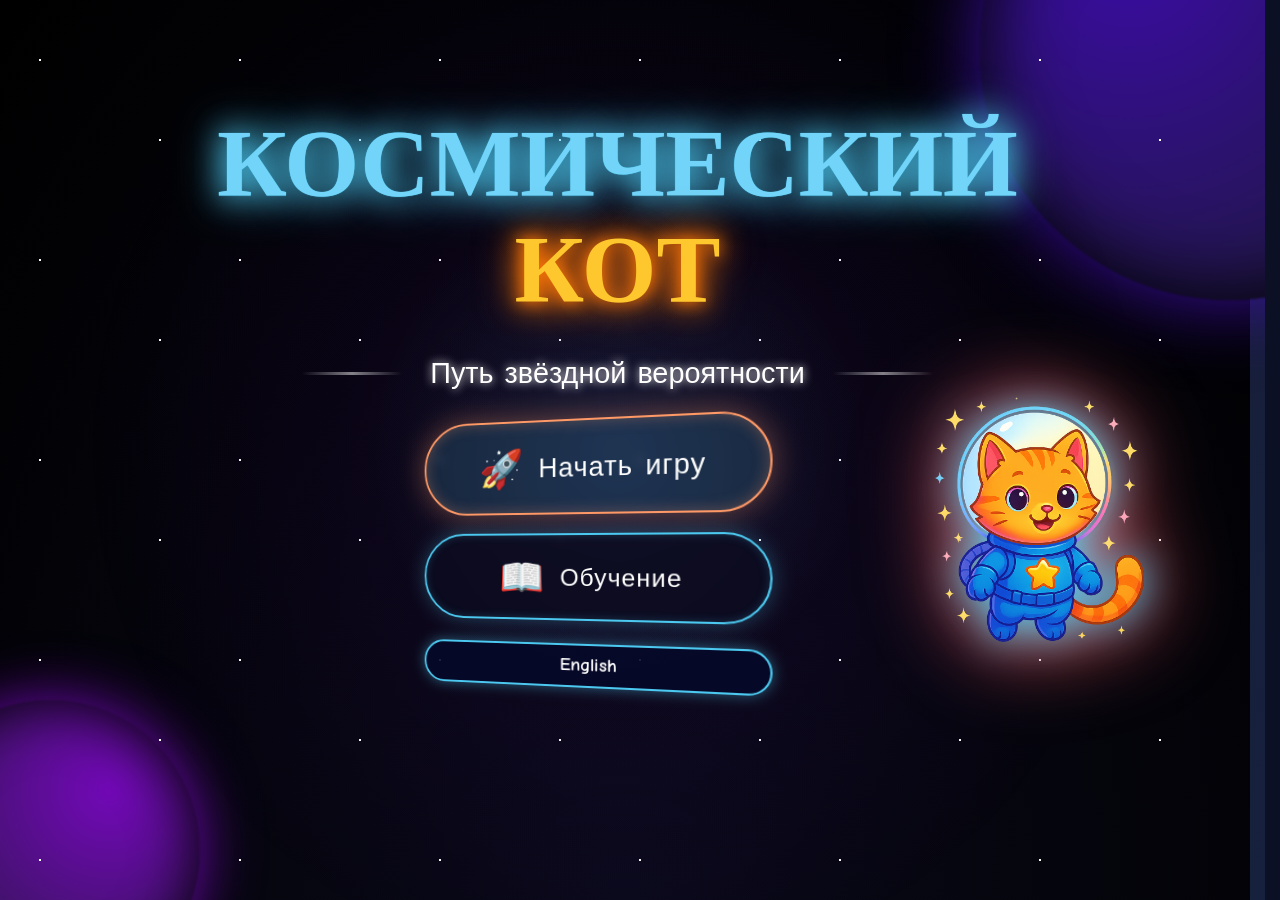
<file: index.html>
﻿<!DOCTYPE html>
<html lang="ru">

<head>
    <meta charset="UTF-8">
    <meta name="viewport" content="width=device-width, initial-scale=1.0, viewport-fit=cover">
    <meta name="theme-color" content="#0b1025">
    <meta name="theme-color" media="(prefers-color-scheme: dark)" content="#0b1025">
    <meta name="apple-mobile-web-app-capable" content="yes">
    <meta name="apple-mobile-web-app-status-bar-style" content="black-translucent">
    <title>Космический Кот: Гравитационные Гонки</title>
    <script>
        (function () {
            const root = document.documentElement;
            root.classList.add('preload-active');
            const params = new URLSearchParams(window.location.search);
            if (params.has('completed')) {
                root.classList.add('skip-screen-fade');
            }
        })();
    </script>
    <link rel="stylesheet" href="style.css">
    <link href="https://fonts.googleapis.com/css2?family=Press+Start+2P&family=Comic+Neue:wght@700&display=swap"
        rel="stylesheet">
    <link href="https://fonts.googleapis.com/css2?family=Bruno+Ace+SC&display=swap" rel="stylesheet">

</head>

<body>
    <!-- Обновленный HTML для стартового меню -->
    <div id="start-menu" class="screen visible">
        <!-- Космический фон с планетами -->
        <div class="space-bg">
            <div class="planet big-planet"></div>
            <div class="planet small-planet"></div>
            <div class="stars-layer"></div>
            <div class="cosmic-dust"></div>
        </div>

        <!-- Главный заголовок -->
        <div class="main-title">
            <span class="title-word cosmic">КОСМИЧЕСКИЙ</span>
            <span class="title-word cat">КОТ</span>
        </div>

        <!-- Подзаголовок -->
        <div class="subtitle">
            <div class="subtitle-line"></div>
            <span>Путь звёздной вероятности</span>
            <div class="subtitle-line"></div>
        </div>

        <!-- Контент меню -->
        <div class="menu-content">
            <img src="img/cat2.png" alt="Космический кот" class="cat-hero">

            <!-- Кнопки меню -->
            <div class="menu-buttons">
                <button id="start-btn" class="menu-btn start-btn">
                    <span class="btn-ico">🚀</span>
                    <span class="btn-text">Начать игру</span>
                    <span class="btn-pulse"></span>
                </button>

                <!-- <button class="menu-btn">
                <span class="btn-ico">🎯</span>
                <span class="btn-text">Миссии</span>
            </button> -->

                <button class="menu-btn" id="tutorial-btn">
                    <span class="btn-ico">📖</span>
                    <span class="btn-text">Обучение</span>
                </button>

            </div>
        </div>

        <!-- Эффекты -->
        <div class="menu-effects">
            <div class="light-spot"></div>
            <div class="particles"></div>
        </div>
    </div>
    <div id="level-select" class="screen hidden">
        <!-- Космический фон -->
        <div class="space-bg">
            <div class="planet big-planet"></div>
            <div class="planet small-planet"></div>
            <div class="stars-layer"></div>
            <div class="cosmic-dust"></div>
        </div>

        <!-- Заголовок -->
        <div class="level-title">
            <span>Карта Вероятностной Экспедиции</span>
            <div class="title-highlight"></div>
        </div>

        <!-- Контейнер карты -->
        <!-- Обновлённый раздел galaxy-map в level-select -->
        <div class="galaxy-map">
            <!-- Путь между уровнями (оставляем как было) -->
            <svg class="level-path" viewBox="0 0 1000 500" preserveAspectRatio="none">
                <path d="M100,250 C300,150 500,350 700,250 C900,150 1100,350 1300,250" stroke="#4cc9f0" stroke-width="4"
                    fill="none" stroke-dasharray="10 5" />
            </svg>

            <!-- Уровни с изображениями -->
            <div class="level-planet" data-level="1" style="left: 15%; top: 50%">
                <div class="level-image" style="background-image: url('img/planet1.png')"></div>
                <div class="level-info">
                    <h3>Кубик Галактики</h3>
                    <p>Изучай вероятность с космическим кубиком!</p>
                    <div class="level-lock"></div>
                </div>
            </div>

            <div class="level-planet locked" data-level="2" style="left: 35%; top: 38%">
                <div class="level-image" style="background-image: url('img/planet2.png')"></div>
                <div class="level-info">
                    <h3>Монетный Барьер</h3>
                    <p>Пройди через барьер, используя вероятность!</p>
                    <div class="level-lock">🔒</div>
                </div>
            </div>

            <div class="level-planet locked" data-level="3" style="left: 55%; top: 60%">
                <div class="level-image" style="background-image: url('img/planet3.png')"></div>
                <div class="level-info">
                    <h3>Шариковая Рулетка</h3>
                    <p>Изучай комбинаторику и зависимые события!</p>
                    <div class="level-lock">🔒</div>
                </div>
            </div>

            <div class="level-planet locked" data-level="4" style="left: 75%; top: 25%">
                <div class="level-image" style="background-image: url('img/planet4.png')"></div>
                <div class="level-info">
                    <h3>Космический Генератор Планет</h3>
                    <p>Исследуй вероятность через сканирование планет!</p>
                    <div class="level-lock">🔒</div>
                </div>
            </div>

            <div class="level-planet locked secret" data-level="5" style="left: 90%; top: 70%">
                <div class="level-image" style="background-image: url('img/planet5.png')"></div>
                <div class="level-info">
                    <h3>Квантовый Генератор Звёзд</h3>
                    <p>Открой закон больших чисел!</p>
                    <div class="level-lock">🔒</div>
                </div>
            </div>

            <!-- Кот-проводник -->
            <img src="img/cat2.png" alt="Космический кот" class="map-cat" id="map-cat">
        </div>

        <!-- Кнопка назад -->
        <button id="back-to-menu" class="map-btn">
            <span class="btn-ico">←</span>
            <span class="btn-text">В главное меню</span>
        </button>
    </div>
    <div id="tutorial-menu" class="screen hidden">
        <!-- Космический фон -->
        <div class="space-bg">
            <div class="planet big-planet"></div>
            <div class="planet small-planet"></div>
            <div class="stars-layer"></div>
            <div class="cosmic-dust"></div>
        </div>

        <!-- Заголовок -->
        <div class="level-title cosmic-title">
            <span>🌌 Космический учебник вероятности 🌠</span>
            <div class="title-highlight cosmic-highlight"></div>
        </div>

        <!-- Контейнер с конспектом -->
        <div class="tutorial-container">
            <div class="tutorial-content">
                <!-- Секция 1 -->
                <div class="tutorial-section cosmic-card" id="basics">
                    <div class="section-header">
                        <h2>📚 Основы вероятности</h2>
                        <div class="section-icon">✨</div>
                    </div>
                    <div class="section-content">
                        <p>Вероятность - это шанс, что что-то случится. Измеряется от 0 (никогда) до 1 (точно).</p>
                        <div class="cosmic-example">
                            <p>Пример: вероятность выпадения орла при броске монетки = 0.5 (50%)</p>
                            <div class="cosmic-formula">
                                P(событие) = Число благоприятных исходов / Всего возможных исходов
                            </div>
                        </div>
                    </div>
                    <div class="section-footer">
                        <div class="cosmic-tag">#основы</div>
                    </div>
                </div>

                <!-- Секция 2 -->
                <div class="tutorial-section cosmic-card" id="dice">
                    <div class="section-header">
                        <h2>🎲 Вероятность с кубиком</h2>
                        <div class="section-icon">⚡</div>
                    </div>
                    <div class="section-content">
                        <p>У кубика 6 граней. Вероятность выпадения любой конкретной грани = 1/6.</p>
                        <p>Вероятность выпадения чётного числа: 3/6 = 0.5 (3 чётных числа: 2,4,6)</p>
                        <div class="cosmic-example">
                            <p>Пример задачи: Какова вероятность выпадения числа больше 4?</p>
                            <div class="cosmic-answer">
                                <span>Ответ:</span> 2/6 = 1/3 (числа 5 и 6)
                            </div>
                        </div>
                    </div>
                    <div class="section-footer">
                        <div class="cosmic-tag">#кубики</div>
                    </div>
                </div>

                <!-- Секция 3 -->
                <div class="tutorial-section cosmic-card" id="coins">
                    <div class="section-header">
                        <h2>💲 Подбрасывание монетки</h2>
                        <div class="section-icon">🌀</div>
                    </div>
                    <div class="section-content">
                        <p>У монетки 2 стороны: орёл и решка. Вероятность каждой = 0.5.</p>
                        <p>Каждый бросок независим - предыдущие броски не влияют на следующий!</p>
                        <div class="cosmic-example">
                            <div class="cosmic-formula">
                                0.5 × 0.5 = 0.25 (25%)
                            </div>
                            <p>Вероятность двух орлов подряд</p>
                        </div>
                    </div>
                    <div class="section-footer">
                        <div class="cosmic-tag">#монетки</div>
                    </div>
                </div>

                <!-- Секция 4 -->
                <div class="tutorial-section cosmic-card" id="combinations">
                    <div class="section-header">
                        <h2>🔢 Комбинаторика</h2>
                        <div class="section-icon">🌪️</div>
                    </div>
                    <div class="section-content">
                        <p>Изучает, сколько разных комбинаций можно составить.</p>
                        <div class="cosmic-example">
                            <p>В урне 3 красных и 2 синих шара. Сколько способов вытащить 1 красный и 1 синий?</p>
                            <div class="cosmic-answer">
                                <span>Ответ:</span> 3 × 2 = 6 способов
                            </div>
                        </div>
                    </div>
                    <div class="section-footer">
                        <div class="cosmic-tag">#комбинации</div>
                    </div>
                </div>

                <!-- Секция 5 -->
                <div class="tutorial-section cosmic-card" id="dependent">
                    <div class="section-header">
                        <h2>🔗 Зависимые события</h2>
                        <div class="section-icon">💫</div>
                    </div>
                    <div class="section-content">
                        <p>Когда одно событие влияет на другое. Пример: вытаскиваем шары из урны без возвращения.</p>
                        <div class="cosmic-example">
                            <p>В урне 3 синих и 2 красных шара. Какова вероятность вытащить 2 синих подряд?</p>
                            <div class="cosmic-formula">
                                1-й шар: 3/5<br>
                                2-й шар: 2/4<br>
                                Итого: 3/5 × 2/4 = 6/20 = 0.3 (30%)
                            </div>
                        </div>
                    </div>
                    <div class="section-footer">
                        <div class="cosmic-tag">#зависимость</div>
                    </div>
                </div>

                <!-- Секция 6 -->
                <div class="tutorial-section cosmic-card" id="large-numbers">
                    <div class="section-header">
                        <h2>🌌 Закон больших чисел</h2>
                        <div class="section-icon">🌠</div>
                    </div>
                    <div class="section-content">
                        <p>Чем больше попыток, тем ближе результаты к теоретической вероятности.</p>
                        <div class="cosmic-example">
                            <p>Если подбросить монетку 10 раз, может выпасть 7 орлов. Но если 1000 раз - орлов будет
                                около 500.</p>
                        </div>
                    </div>
                    <div class="section-footer">
                        <div class="cosmic-tag">#законы</div>
                    </div>
                </div>
            </div>
        </div>

        <!-- Кнопка назад -->
        <button id="back-to-menu-from-tutorial" class="cosmic-btn">
            <span class="btn-ico">←</span>
            <span class="btn-text">В главное меню</span>
        </button>
        <img src="img/cat2.png" alt="Космический кот-учитель" class="tutorial-cat" width="300">
    </div>
    <div class="stars" id="stars"></div>
    <script src="loader.js"></script>
    <script src="i18n.js"></script>
    <script src="game.js?v=20260307-cat-l1-fixed3"></script>
</body>

</html>
</file>
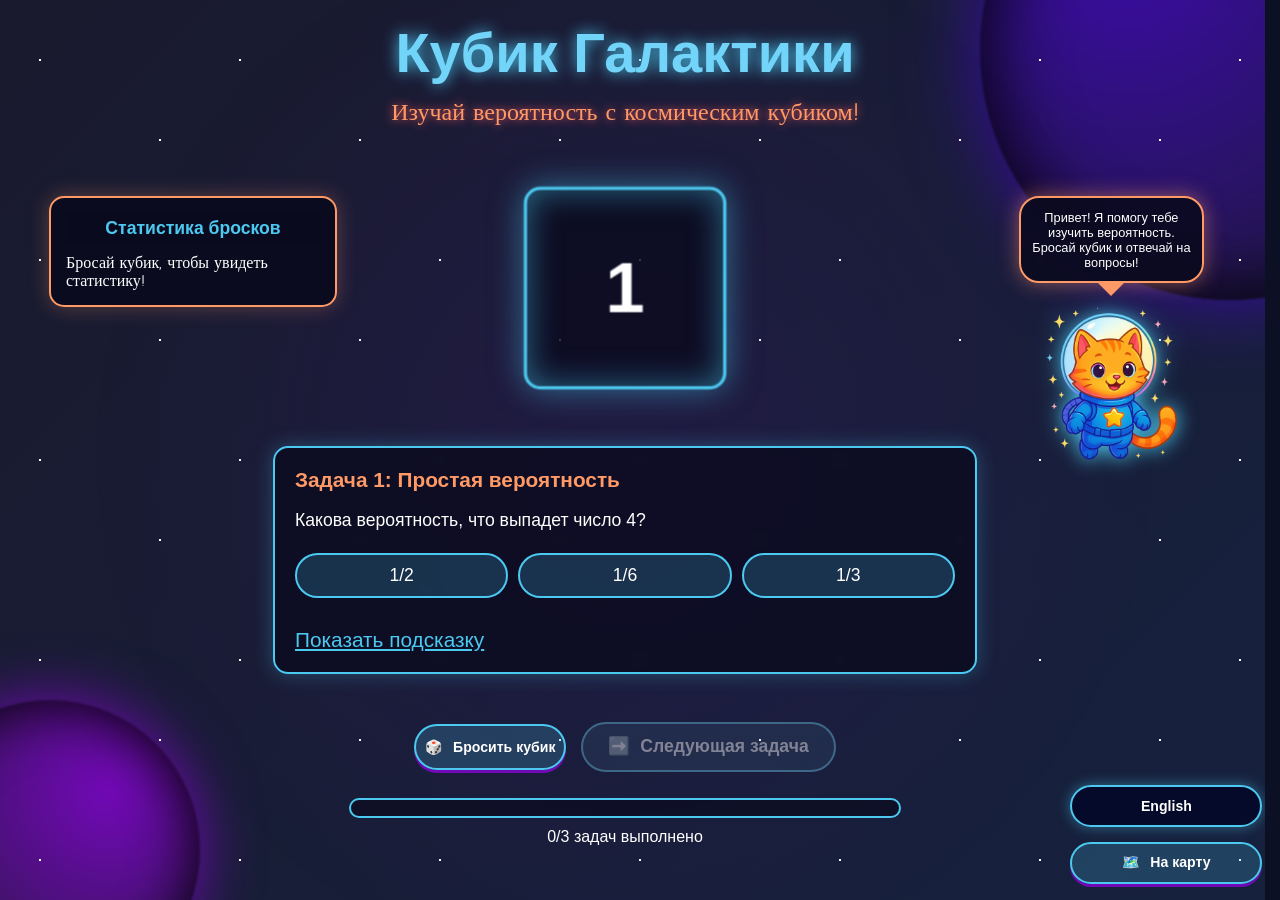
<file: level1.html>
<!DOCTYPE html>
<html lang="ru">
<head>
    <meta charset="UTF-8">
    <meta name="viewport" content="width=device-width, initial-scale=1.0, viewport-fit=cover">
    <meta name="theme-color" content="#0b1025">
    <meta name="theme-color" media="(prefers-color-scheme: dark)" content="#0b1025">
    <meta name="apple-mobile-web-app-capable" content="yes">
    <meta name="apple-mobile-web-app-status-bar-style" content="black-translucent">
    <title>Кубик Галактики | Космический Кот</title>
    <script>document.documentElement.classList.add('preload-active');</script>
    <link rel="stylesheet" href="style.css">
    <link rel="stylesheet" href="level1.css">
    <link href="https://fonts.googleapis.com/css2?family=Press+Start+2P&family=Comic+Neue:wght@700&display=swap" rel="stylesheet">
    <link href="https://fonts.googleapis.com/css2?family=Bruno+Ace+SC&display=swap" rel="stylesheet">
</head>
<body>
    <div id="level1" class="game-screen visible">
        <!-- Космический фон -->
        <div class="space-bg">
            <div class="planet big-planet"></div>
            <div class="planet small-planet"></div>
            <div class="stars-layer"></div>
            <div class="cosmic-dust"></div>
        </div>

        <!-- Заголовок уровня -->
        <div class="level-header">
            <h1>Кубик Галактики</h1>
            <div class="subtitle">Изучай вероятность с космическим кубиком!</div>
        </div>

        <!-- Игровая зона -->
        <div class="game-area">
            <div class="stats-panel" id="stats-container">
                <h3>Статистика бросков</h3>
                <div class="stats-placeholder">
                    Бросай кубик, чтобы увидеть статистику!
                </div>
            </div>

            <!-- 3D кубик -->
            <div class="dice-container">
                <div class="dice" id="dice">
                    <div class="face front">1</div>
                    <div class="face back">9</div>
                    <div class="face right">4</div>
                    <div class="face left">3</div>
                    <div class="face top">2</div>
                    <div class="face bottom">5</div>
                </div>
            </div>

            <!-- Кот-помощник -->
            <div class="cat-helper">
                <img src="img/cat2.png" alt="Космический кот" class="cat-image">
                <div class="speech-bubble" id="cat-speech">
                    Привет! Я помогу тебе изучить вероятность. Бросай кубик и отвечай на вопросы!
                </div>
            </div>
        </div>
        <!-- Задачи -->
        <div class="tasks-container">
            <div class="task active" id="task1">
                <h3>Задача 1: Простая вероятность</h3>
                <p>Какова вероятность, что выпадет число 4?</p>
                <div class="options">
                    <button class="option-btn" data-correct="false">1/2</button>
                    <button class="option-btn" data-correct="true">1/6</button>
                    <button class="option-btn" data-correct="false">1/3</button>
                </div>
                <div class="hint hidden">
                    Подсказка: Всего у кубика 6 граней, и только одна из них с цифрой 4.
                </div>
                <button class="hint-btn">Показать подсказку</button>
            </div>

            <div class="task" id="task2">
                <h3>Задача 2: Сравнение вероятностей</h3>
                <p>Что вероятнее: чётное число или число больше 3?</p>
                <div class="options">
                    <button class="option-btn" data-correct="false">Чётное число</button>
                    <button class="option-btn" data-correct="false">Число больше 3</button>
                    <button class="option-btn" data-correct="true">Одинаково</button>
                </div>
                <div class="hint hidden">
                    Подсказка: Чётных чисел 3 (2,4,6), чисел больше трёх тоже 3 (4,5,6).
                </div>
                <button class="hint-btn">Показать подсказку</button>
            </div>

            <div class="task" id="task3">
                <h3>Задача 3: Комбинированная вероятность</h3>
                <p>Какова вероятность выпадения числа меньше 3 ИЛИ больше 5?</p>
                <div class="options">
                    <button class="option-btn" data-correct="false">1/6</button>
                    <button class="option-btn" data-correct="false">1/3</button>
                    <button class="option-btn" data-correct="true">1/2</button>
                </div>
                <div class="hint hidden">
                    Подсказка: Числа меньше 3 - это 1 и 2 (2 варианта), больше 5 - только 6 (1 вариант). Всего 3 благоприятных исхода из 6.
                </div>
                <button class="hint-btn">Показать подсказку</button>
            </div>
        </div>

        <!-- Кнопки управления -->
        <div class="level-controls">
            <button id="roll-dice" class="control-btn big-btn">
                <span class="btn-ico">🎲</span>
                <span class="btn-text">Бросить кубик</span>
            </button>
            <button id="next-task" class="control-btn hidden">
                <span class="btn-ico">➡️</span>
                <span class="btn-text">Следующая задача</span>
            </button>
            <button id="back-to-map" class="control-btn">
                <span class="btn-ico">🗺️</span>
                <span class="btn-text">На карту</span>
            </button>
        </div>

        <!-- Прогресс -->
        <div class="progress-container">
            <div class="progress-bar">
                <div class="progress-fill" style="width: 0%"></div>
            </div>
            <div class="progress-text">0/3 задач выполнено</div>
        </div>
    </div>

    <script src="loader.js"></script>
    <script src="i18n.js"></script>
    <script src="level1.js"></script>
</body>
</html>
</file>
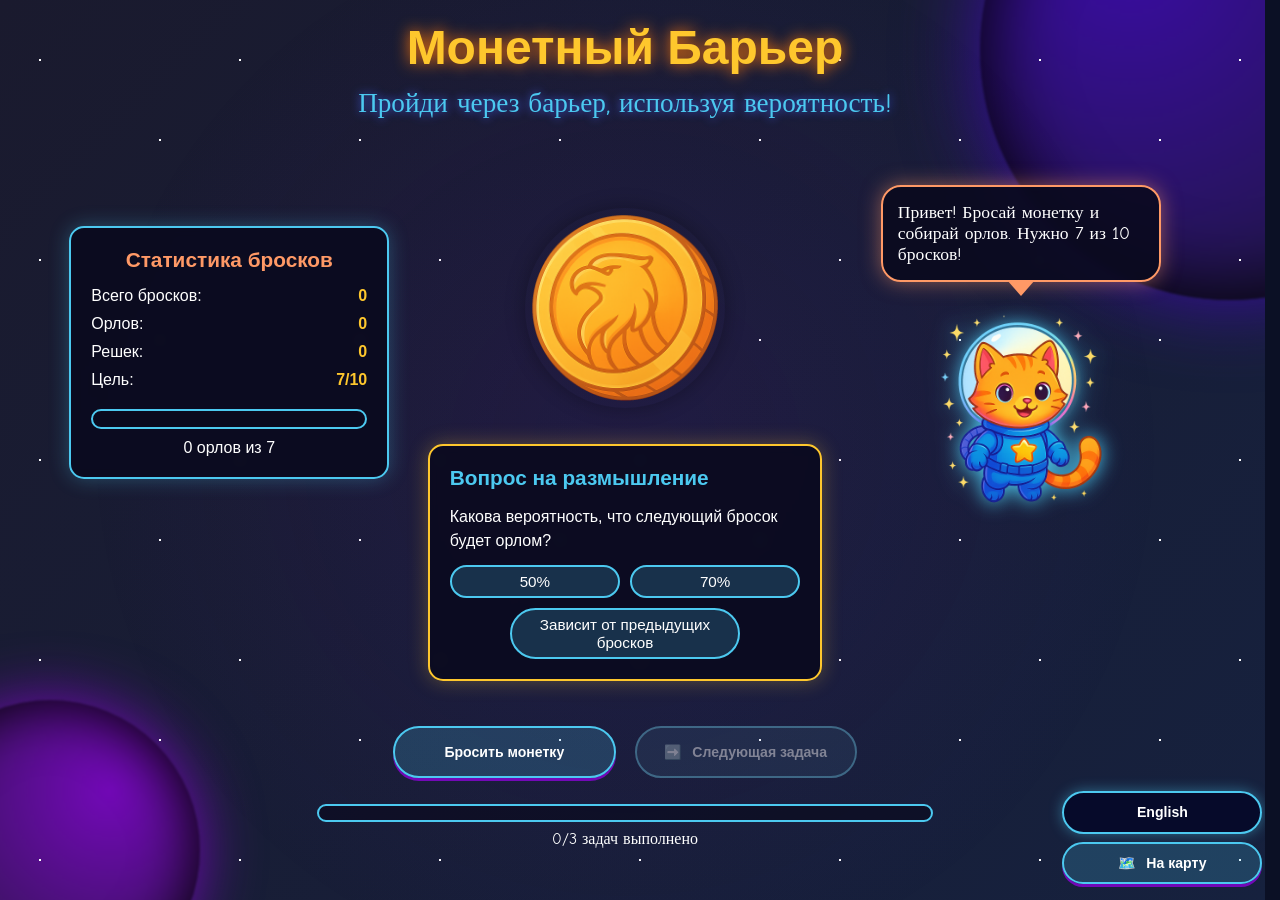
<file: level2.html>
<!DOCTYPE html>
<html lang="ru">

<head>
    <meta charset="UTF-8">
    <meta name="viewport" content="width=device-width, initial-scale=1.0, viewport-fit=cover">
    <meta name="theme-color" content="#0b1025">
    <meta name="theme-color" media="(prefers-color-scheme: dark)" content="#0b1025">
    <meta name="apple-mobile-web-app-capable" content="yes">
    <meta name="apple-mobile-web-app-status-bar-style" content="black-translucent">
    <title>Монетный Барьер | Космический Кот</title>
    <script>document.documentElement.classList.add('preload-active');</script>
    <link rel="stylesheet" href="style.css">
    <link rel="stylesheet" href="level2.css">
    <link href="https://fonts.googleapis.com/css2?family=Press+Start+2P&family=Comic+Neue:wght@700&display=swap"
        rel="stylesheet">
    <link href="https://fonts.googleapis.com/css2?family=Bruno+Ace+SC&display=swap" rel="stylesheet">
</head>

<body>
    <div id="level2" class="game-screen visible">
        <!-- Космический фон -->
        <div class="space-bg">
            <div class="planet big-planet"></div>
            <div class="planet small-planet"></div>
            <div class="stars-layer"></div>
            <div class="cosmic-dust"></div>
        </div>

        <!-- Заголовок уровня -->
        <div class="level-header">
            <h1>Монетный Барьер</h1>
            <div class="subtitle">Пройди через барьер, используя вероятность!</div>
        </div>

        <!-- Основная игровая зона -->
        <div class="game-area">
            <!-- Левая часть - монетка и статистика -->
            <div class="coin-section">
                <div class="coin-container" id="coin-container">
                    <div class="coin" id="coin">
                        <div class="heads"><img src="img/heads.png" alt="Орёл" class="coin-image"></div>
                        <div class="tails"><img src="img/tails.png" alt="Решка" class="coin-image"></div>
                    </div>
                </div>

                <div class="stats-panel">
                    <h3>Статистика бросков</h3>
                    <div class="stat-item">
                        <span>Всего бросков:</span>
                        <span class="stat-value" id="total-flips">0</span>
                    </div>
                    <div class="stat-item">
                        <span>Орлов:</span>
                        <span class="stat-value" id="heads-count">0</span>
                    </div>
                    <div class="stat-item">
                        <span>Решек:</span>
                        <span class="stat-value" id="tails-count">0</span>
                    </div>
                    <div class="stat-item">
                        <span>Цель:</span>
                        <span class="stat-value">7/10</span>
                    </div>
                    <div class="progress-container">
                        <div class="progress-bar">
                            <div class="progress-fill" id="progress-fill" style="width: 0%"></div>
                        </div>
                        <div class="progress-text" id="progress-text">0 орлов из 7</div>
                    </div>
                </div>
            </div>

            <!-- Правая часть - кот и диалоги -->
            <div class="cat-section">
                <div class="cat-helper">
                    <img src="img/cat2.png" alt="Космический кот" class="cat-image">
                    <div class="speech-bubble" id="cat-speech">
                        Привет! Бросай монетку и собирай орлов. Нужно 7 из 10 бросков!
                    </div>
                </div>

                <!-- Контейнер для задач -->
                <div class="challenge-container" id="challenge-container">
                    <!-- Сюда будут добавляться задачи динамически -->
                </div>
            </div>
        </div>

        <!-- Кнопки управления -->
        <div class="level-controls">
            <button id="flip-coin" class="control-btn big-btn">
                <span class="btn-text">Бросить монетку</span>
            </button>
            <button id="next-task" class="control-btn" hidden>
                <span class="btn-ico">&#x27A1;&#xFE0F;</span>
                <span class="btn-text">Next Task</span>
            </button>
            <button id="back-to-map" class="control-btn">
                <span class="btn-ico">🗺️</span>
                <span class="btn-text">На карту</span>
            </button>
        </div>

        <!-- Модальное окно для выбора (появится после 5 бросков) -->
        <div class="level-task-progress">
            <div class="task-progress-bar">
                <div class="task-progress-fill" id="task-progress-fill" style="width: 0%"></div>
            </div>
            <div class="task-progress-text" id="task-progress-text">0/3 задач выполнено</div>
        </div>
        <div class="modal hidden" id="risk-modal">
            <div class="modal-content">
                <h3>Выбор риска!</h3>
                <p>Ты можешь рискнуть! Если следующий бросок будет:</p>
                <ul style="text-align: left; margin: 15px 0; padding-left: 20px;">
                    <li>Орёл: получишь +3 очка (вместо +1)</li>
                    <li>Решка: потеряешь 1 очко</li>
                </ul>
                <p>Продолжить или остановиться?</p>
                <div class="modal-options">
                    <button class="modal-btn" id="take-risk">Рискнуть!</button>
                    <button class="modal-btn" id="play-safe">Остановиться</button>
                </div>
            </div>
        </div>

        <!-- Модальное окно для парадокса Монти Холла -->
        <div class="modal hidden" id="monty-hall-modal">
            <div class="modal-content">
                <h3>Парадокс Монти Холла</h3>
                <p>Выбери дверь, за которой приз! После твоего выбора я открою одну пустую.</p>
                <div class="doors-container">
                    <div class="door" data-door="1">🚪 1</div>
                    <div class="door" data-door="2">🚪 2</div>
                    <div class="door" data-door="3">🚪 3</div>
                </div>
                <div class="monty-result hidden" id="monty-result"></div>
                <button class="modal-btn hidden" id="monty-continue">Продолжить</button>
            </div>
        </div>
    </div>

    <script src="loader.js"></script>
    <script src="i18n.js"></script>
    <script src="level2.js"></script>
</body>

</html>
</file>
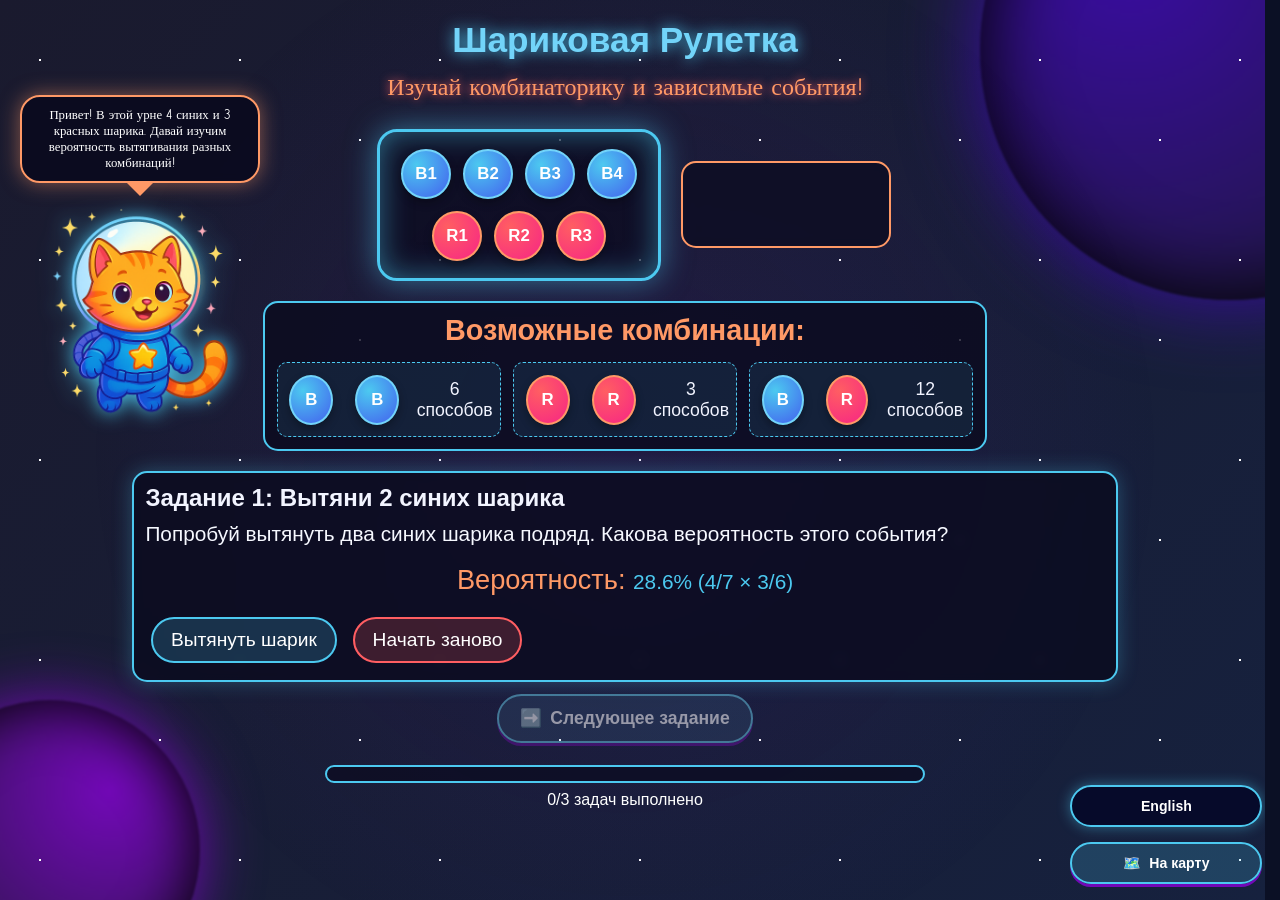
<file: level3.html>
<!DOCTYPE html>
<html lang="ru">
<head>
    <meta charset="UTF-8">
    <meta name="viewport" content="width=device-width, initial-scale=1.0, viewport-fit=cover">
    <meta name="theme-color" content="#0b1025">
    <meta name="theme-color" media="(prefers-color-scheme: dark)" content="#0b1025">
    <meta name="apple-mobile-web-app-capable" content="yes">
    <meta name="apple-mobile-web-app-status-bar-style" content="black-translucent">
    <title>Шариковая Рулетка | Космический Кот</title>
    <script>document.documentElement.classList.add('preload-active');</script>
    <link rel="stylesheet" href="style.css">
    <link rel="stylesheet" href="level3.css">
    <link href="https://fonts.googleapis.com/css2?family=Press+Start+2P&family=Comic+Neue:wght@700&display=swap" rel="stylesheet">
    <link href="https://fonts.googleapis.com/css2?family=Bruno+Ace+SC&display=swap" rel="stylesheet">
</head>
<body>
    <div id="level3" class="game-screen visible">
        <!-- Космический фон -->
        <div class="space-bg">
            <div class="planet big-planet"></div>
            <div class="planet small-planet"></div>
            <div class="stars-layer"></div>
            <div class="cosmic-dust"></div>
        </div>

        <!-- Заголовок уровня -->
        <div class="level-header">
            <h1>Шариковая Рулетка</h1>
            <div class="subtitle">Изучай комбинаторику и зависимые события!</div>
        </div>

        <!-- Игровая зона -->
        <div class="game-area">
            <!-- Урна с шариками -->
            <div class="urn-container">
                <div class="urn" id="urn">
                    <!-- Шарики будут добавлены динамически -->
                </div>
                <div class="drawn-balls" id="drawn-balls">
                    <div class="balls-container"></div>
                </div>
            </div>
        </div>

        <div class="cat-helper">
            <img src="img/cat2.png" alt="Космический кот" class="cat-image">
            <div class="speech-bubble" id="cat-speech">
                Привет! В этой урне 4 синих и 3 красных шарика. Давай изучим вероятность вытягивания разных комбинаций!
            </div>
        </div>
        
        <!-- Комбинации -->
        <div class="combinations" id="combinations">
            <h3>Возможные комбинации:</h3>
            <div class="combinations-grid">
                <!-- Будет заполнено скриптом -->
            </div>
        </div>

        <!-- Задачи -->
        <div class="tasks-container">
            <div class="task active" id="task1">
                <h3>Задание 1: Вытяни 2 синих шарика</h3>
                <p>Попробуй вытянуть два синих шарика подряд. Какова вероятность этого события?</p>
                <div class="probability-display">
                    Вероятность: <span id="prob1">?</span>
                </div>
                <button class="draw-btn" id="draw-two">Вытянуть шарик</button>
                <button class="reset-btn" id="reset1">Начать заново</button>
            </div>

            <div class="task" id="task2">
                <h3>Задание 2: Если первый шарик красный</h3>
                <p>Что произойдет с вероятностью вытянуть синий, если первый шарик был красным?</p>
                <div class="probability-display">
                    Вероятность второго синего: <span id="prob2">?</span>
                </div>
                <button class="draw-btn" id="draw-after-red">Вытянуть после красного</button>
                <button class="reset-btn" id="reset2">Начать заново</button>
            </div>

            <div class="task" id="task3">
    <h3>Задание 3: Разные комбинации</h3>
    <p>Сколько всего способов вытянуть 1 синий и 1 красный шарик?</p>
    <div class="probability-display">
    </div>
    <div class="input-container">
        <input type="number" id="combination-input" placeholder="Введите число">
        <button class="check-btn" id="check-combination">Проверить</button>
    </div>
    <div class="visual-combinations visual-comb" id="visual-comb"></div>
    <button class="reset-btn" id="reset3">Начать заново</button>
</div>
        </div>

        <!-- Кнопки управления -->
        <div class="level-controls">
            <button id="next-task" class="control-btn" disabled>
                <span class="btn-ico">➡️</span>
                <span class="btn-text">Следующее задание</span>
            </button>
            <button id="back-to-map" class="control-btn">
                <span class="btn-ico">🗺️</span>
                <span class="btn-text">На карту</span>
            </button>
        </div>

        <!-- Прогресс -->
        <div class="progress-container">
            <div class="progress-bar">
                <div class="progress-fill" style="width: 0%"></div>
            </div>
            <div class="progress-text">0/3 задач выполнено</div>
        </div>
    </div>

    <script src="loader.js"></script>
    <script src="i18n.js"></script>
    <script src="level3.js"></script>
</body>
</html>
</file>
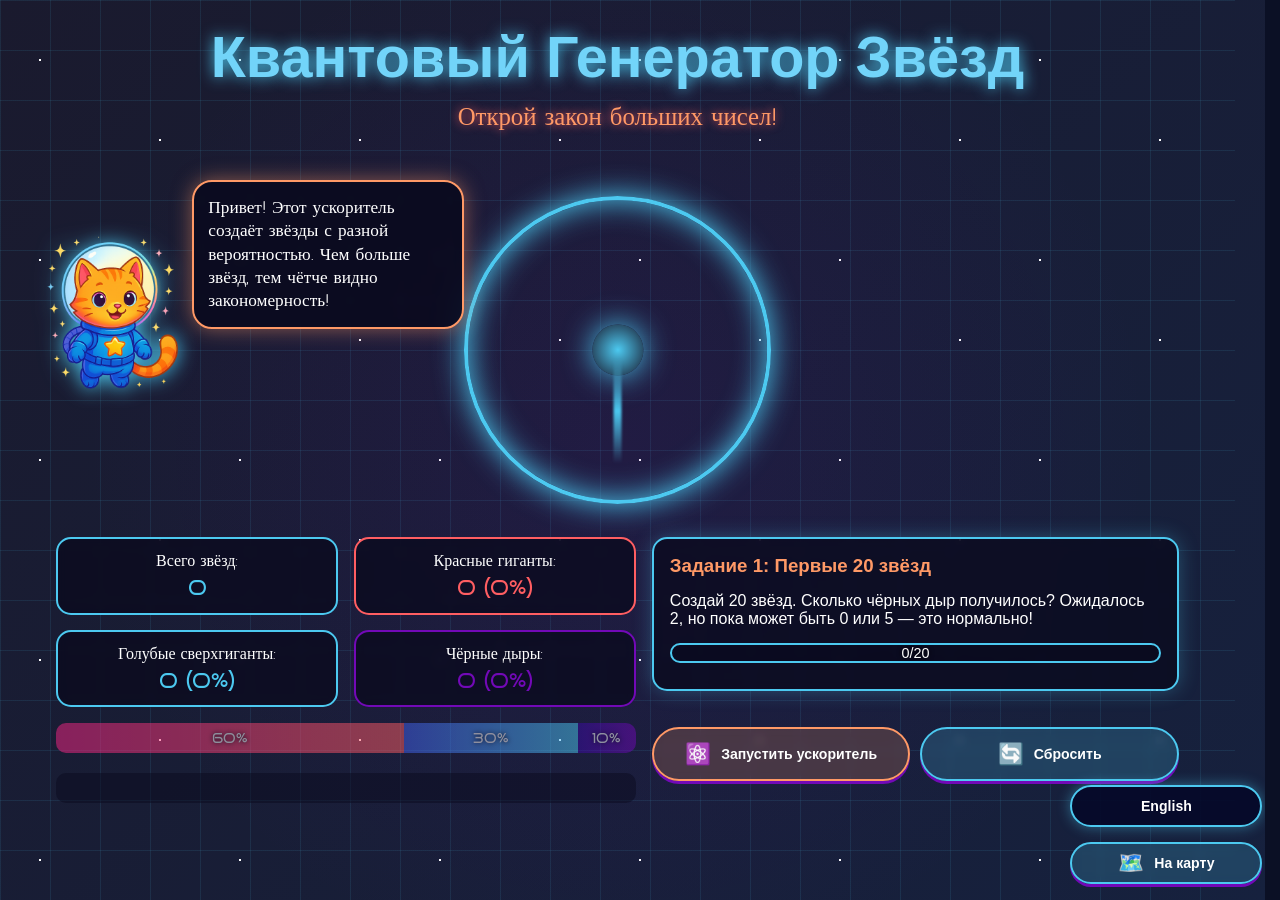
<file: level5.html>
<!DOCTYPE html>
<html lang="ru">
<head>
    <meta charset="UTF-8">
    <meta name="viewport" content="width=device-width, initial-scale=1.0, viewport-fit=cover">
    <meta name="theme-color" content="#0b1025">
    <meta name="theme-color" media="(prefers-color-scheme: dark)" content="#0b1025">
    <meta name="apple-mobile-web-app-capable" content="yes">
    <meta name="apple-mobile-web-app-status-bar-style" content="black-translucent">
    <title>Квантовый Генератор Звёзд | Космический Кот</title>
    <script>document.documentElement.classList.add('preload-active');</script>
    <link rel="stylesheet" href="style.css">
    <link rel="stylesheet" href="level5.css">
    <link href="https://fonts.googleapis.com/css2?family=Press+Start+2P&family=Comic+Neue:wght@700&display=swap" rel="stylesheet">
    <link href="https://fonts.googleapis.com/css2?family=Bruno+Ace+SC&display=swap" rel="stylesheet">
</head>
<body>
    <div id="level5" class="game-screen visible">
        <!-- Космический фон -->
        <div class="space-bg">
            <div class="quantum-grid"></div>
            <div class="stars-layer"></div>
            <div class="cosmic-dust"></div>
        </div>

        <!-- Заголовок уровня -->
        <div class="level-header">
            <h1>Квантовый Генератор Звёзд</h1>
            <div class="subtitle">Открой закон больших чисел!</div>
        </div>

        <!-- Лаборатория -->
        <div class="lab-container">
            <!-- Ускоритель частиц -->
            <div class="collider">
                <div class="collider-ring"></div>
                <div class="collider-center"></div>
                <div class="particle-beam"></div>
            </div>
            
            <!-- Область генерации звёзд -->
            <div class="star-field" id="star-field"></div>
        </div>

        <div class="meow">
            <div class="meow1">
        <!-- Статистика -->
        <div class="stats-container">
            <div class="stat">
                <div class="stat-label">Всего звёзд:</div>
                <div class="stat-value" id="total-stars">0</div>
            </div>
            
            <div class="stat red">
                <div class="stat-label">Красные гиганты:</div>
                <div class="stat-value" id="red-stars">0 (0%)</div>
            </div>
            
            <div class="stat blue">
                <div class="stat-label">Голубые сверхгиганты:</div>
                <div class="stat-value" id="blue-stars">0 (0%)</div>
            </div>
            
            <div class="stat black">
                <div class="stat-label">Чёрные дыры:</div>
                <div class="stat-value" id="black-stars">0 (0%)</div>
            </div>
        </div>

        <!-- График распределения -->
        <div class="chart-container">
            <div class="chart-bar red" style="width: 60%">
                <div class="chart-label">60%</div>
            </div>
            <div class="chart-bar blue" style="width: 30%">
                <div class="chart-label">30%</div>
            </div>
            <div class="chart-bar black" style="width: 10%">
                <div class="chart-label">10%</div>
            </div>
            
            <div class="actual-chart">
                <div class="actual-bar red" id="actual-red-bar" style="width: 0%"></div>
                <div class="actual-bar blue" id="actual-blue-bar" style="width: 0%"></div>
                <div class="actual-bar black" id="actual-black-bar" style="width: 0%"></div>
            </div>
        </div>

            </div>
            <div class="side-panel">
        <!-- Задания -->
        <div class="tasks-container">
            <div class="task active" id="task1">
                <h3>Задание 1: Первые 20 звёзд</h3>
                <p>Создай 20 звёзд. Сколько чёрных дыр получилось? Ожидалось 2, но пока может быть 0 или 5 — это нормально!</p>
                <div class="progress">
                    <div class="progress-fill" id="progress1" style="width: 0%"></div>
                    <div class="progress-text">0/20</div>
                </div>
            </div>

            <div class="task" id="task2">
                <h3>Задание 2: 100 звёзд</h3>
                <p>Теперь распределение должно быть ближе к 60/30/10. Проверь!</p>
                <div class="progress">
                    <div class="progress-fill" id="progress2" style="width: 0%"></div>
                    <div class="progress-text">0/100</div>
                </div>
            </div>

            <div class="task" id="task3">
                <h3>Задание 3: Своя гипотеза</h3>
                <p>Попробуй угадать, сколько чёрных дыр будет после 50 звёзд:</p>
                <div class="input-container">
                    <input type="number" id="hypothesis-input" placeholder="Ваш прогноз">
                    <button class="check-btn" id="check-hypothesis">Проверить</button>
                </div>
                <div class="progress">
                    <div class="progress-fill" id="progress3" style="width: 0%"></div>
                    <div class="progress-text">0/50</div>
                </div>
            </div>
        </div>

        <!-- Управление -->
        <div class="controls level-controls">
            <button id="generate-stars" class="control-btn big-btn">
                <span class="btn-ico">⚛️</span>
                <span class="btn-text">Запустить ускоритель</span>
            </button>

            <button id="reset-lab" class="control-btn">
                <span class="btn-ico">🔄</span>
                <span class="btn-text">Сбросить</span>
            </button>

            <button id="back-to-map" class="control-btn">
                <span class="btn-ico">🗺️</span>
                <span class="btn-text">На карту</span>
            </button>
        </div>
            </div>
        </div>
        <!-- Кот-помощник -->
        <div class="cat-helper">
            <img src="img/cat2.png" alt="Космический кот" class="cat-image">
            <div class="speech-bubble" id="cat-speech">
                Привет! Этот ускоритель создаёт звёзды с разной вероятностью. Чем больше звёзд, тем чётче видно закономерность!
            </div>
        </div>
    </div>

    <script src="loader.js"></script>
    <script src="i18n.js"></script>
    <script src="level5.js"></script>
</body>
</html>
</file>
<file: style.css>
﻿/* Темная тема с яркими акцентами для детской игры */
* {
    box-sizing: border-box;
    margin: 0;
    padding: 0;
}

html,
body {
    width: 100%;
    max-width: 100%;
    overflow-x: hidden;
    background-color: #0b1025;
    color-scheme: dark;
    scrollbar-gutter: stable;
    overscroll-behavior-x: none;
}

body {
    font-family: 'Nunito', sans-serif;
    background: linear-gradient(135deg, #1a1a2e, #16213e);
    min-height: 100vh;
    min-height: 100dvh;
    height: auto;
    overflow-x: hidden;
    overflow-y: auto;
    color: #fff;
    display: block;
    touch-action: pan-y;
}

@supports (overflow: clip) {

    html,
    body,
    .screen,
    .game-screen {
        overflow-x: clip;
    }
}

html.preload-active,
html.preload-active body {
    overflow: hidden;
}

html.preload-active body>*:not(#global-preloader) {
    visibility: hidden;
}

#global-preloader {
    position: fixed;
    inset: 0;
    z-index: 9999;
    display: grid;
    place-items: center;
    background:
        radial-gradient(circle at 18% 86%, rgba(90, 12, 150, 0.6), transparent 36%),
        radial-gradient(circle at 84% 10%, rgba(72, 20, 150, 0.45), transparent 32%),
        linear-gradient(135deg, #0b1025 0%, #16213e 55%, #1f2b57 100%);
    opacity: 1;
    transition: opacity 0.4s ease;
}

#global-preloader.hidden {
    opacity: 0;
    pointer-events: none;
}

.loader-shell {
    display: grid;
    justify-items: center;
    gap: 14px;
}

.loader-orbit {
    width: 72px;
    height: 72px;
    border-radius: 50%;
    border: 3px solid rgba(76, 201, 240, 0.25);
    border-top-color: #4cc9f0;
    border-right-color: #f4906a;
    animation: loader-spin 1s linear infinite;
    box-shadow: 0 0 16px rgba(76, 201, 240, 0.45);
}

.loader-core {
    width: 20px;
    height: 20px;
    margin-top: -56px;
    border-radius: 50%;
    background: radial-gradient(circle, #7de4ff 0%, #2b93ca 80%);
    box-shadow: 0 0 18px rgba(76, 201, 240, 0.75);
}

.loader-text {
    margin-top: 8px;
    color: #e8f3ff;
    font-family: 'Comic Neue', sans-serif;
    font-size: 1.25rem;
    font-weight: 700;
    text-shadow: 0 0 12px rgba(76, 201, 240, 0.65);
}

.lang-switch-btn {
    position: static;
    z-index: 1;
    border: 2px solid #4cc9f0;
    border-radius: 999px;
    background: rgba(5, 8, 40, 0.9);
    color: #ffffff;
    font-family: 'Comic Neue', sans-serif;
    font-weight: 550;
    font-size: 0.78rem;
    line-height: 1;
    padding: 10px 16px;
    cursor: pointer;
    box-shadow: 0 0 14px rgba(76, 201, 240, 0.45);
    transition: transform 0.2s ease, box-shadow 0.2s ease;
    align-self: center;
    margin-top: 10px;
}

.lang-switch-btn:hover {
    transform: translateY(-2px);
    box-shadow: 0 0 20px rgba(76, 201, 240, 0.65);
}

.lang-switch-btn:active {
    transform: translateY(0);
}

.lang-switch-btn.lang-slot-menu {
    width: 100%;
    margin-top: 0.25rem;
}

.lang-switch-btn.lang-slot-inline,
.lang-switch-btn.lang-slot-controls {
    width: min(100%, 17.5rem);
}

.lang-switch-btn.lang-slot-controls {
    margin-top: 0;
}

.lang-switch-btn.lang-slot-inline {
    display: flex;
    justify-content: center;
    margin: 0.05rem auto 1rem;
}

.lang-switch-btn.lang-page-index {
    font-size: 1.21rem;
}

.level-controls .lang-switch-btn.lang-slot-controls.lang-page-level1 {
    flex: 0 0 auto;
    width: fit-content;
    padding: 10px 296px;
    font-size: 0.8rem;
    margin: 0.35rem auto 0;
    align-self: center;
    order: 99;
}

.level-controls .lang-switch-btn.lang-slot-controls.lang-page-level2 {
    font-size: 0.8rem;
}

.lang-switch-btn.lang-page-level3,
.lang-switch-btn.lang-page-level4,
.lang-switch-btn.lang-page-level5 {
    font-size: 0.88rem !important;
}

@media (max-width: 47.9375rem) {
    .level-controls .lang-switch-btn.lang-slot-controls.lang-page-level1 {
        width: min(100%, 22rem);
        padding: 8px 12px;
        box-sizing: border-box;
    }
}

@media (min-width: 48rem) {
    #level1 .level-controls {
        display: grid;
        grid-template-columns: repeat(2, max-content);
        justify-content: center;
        align-items: center;
        column-gap: 0.9375rem;
        row-gap: 0.625rem;
    }

    #level1 .level-controls .lang-switch-btn.lang-slot-controls.lang-page-level1 {
        grid-column: 1 / -1;
        justify-self: center;
        margin-top: 0.15rem;
    }
}

@media (min-width: 64rem) {
    .game-screen:not(#level1) .level-controls {
        flex-wrap: wrap;
        row-gap: 0.625rem;
    }

    .game-screen:not(#level1) .level-controls::after {
        content: '';
        flex-basis: 100%;
        order: 98;
    }

    .game-screen:not(#level1) .level-controls .lang-switch-btn.lang-slot-controls {
        flex: 0 0 auto;
        width: fit-content;
        max-width: calc(100% - 1.5rem);
        margin: 0;
        padding: 10px 206px;
        align-self: center;
        order: 99;
    }

    #level2 .level-controls .lang-switch-btn.lang-slot-controls.lang-page-level2 {
        padding: 10px 206px;
    }
}

@media (min-width: 64.01rem) {
    #level-select>.map-btn {
        bottom: 96px;
    }

    #level-select>.map-btn+.lang-switch-btn.lang-slot-inline {
        position: absolute;
        right: 30px;
        bottom: 30px;
        width: clamp(13rem, 38vw, 16.3rem);
        margin: 0;
        z-index: 11;
    }
}

.screen {
    width: 100%;
    min-height: 100vh;
    min-height: 100dvh;
    height: 100dvh;
    position: absolute;
    top: 0;
    left: 0;
    display: flex;
    flex-direction: column;
    align-items: center;
    justify-content: space-around;
    padding: 20px;
    transition: opacity 0.5s;
    overflow-x: hidden;
    overflow-y: auto;
    scrollbar-gutter: stable;
}

html.skip-screen-fade .screen {
    transition: none !important;
}

.screen.hidden {
    opacity: 0 !important;
    pointer-events: none !important;
    visibility: hidden !important;
}

.screen.visible {
    opacity: 1;
    visibility: visible;
}

.hidden {
    opacity: 0;
    pointer-events: none;
}

.visible {
    opacity: 1;
}

/* Стильное стартовое меню с темным фоном */
.title-container {
    text-align: center;
    position: relative;
    z-index: 10;
    margin-top: 30px;
    animation: float 3s ease-in-out infinite;
}

.game-title {
    font-family: 'Luckiest Guy', cursive;
    font-size: 4.5rem;
    color: #4cc9f0;
    text-shadow:
        0 2px 0 #4361ee,
        0 4px 0 #3a0ca3,
        0 6px 10px rgba(0, 0, 0, 0.5);
    margin-bottom: 5px;
    letter-spacing: 2px;
    transform: rotate(-2deg);
}

.game-subtitle {
    font-family: 'Baloo 2', cursive;
    font-size: 2.5rem;
    color: #f72585;
    text-shadow:
        0 2px 0 #b5179e,
        0 4px 5px rgba(0, 0, 0, 0.3);
    transform: rotate(1deg);
    margin-top: -10px;
}

.title-decoration {
    width: 250px;
    height: 20px;
    background: linear-gradient(90deg, transparent, #7209b7, #3a0ca3, transparent);
    margin: 15px auto;
    border-radius: 10px;
    box-shadow: 0 0 15px #7209b7;
}

.menu-buttons {
    display: flex;
    flex-direction: column;
    gap: 25px;
    margin: 40px 0;
    position: relative;
    z-index: 10;
}

.menu-btn {
    background: linear-gradient(to bottom, #4895ef, #4361ee);
    border: none;
    border-radius: 50px;
    padding: 18px 45px;
    font-size: 1.8rem;
    font-weight: 900;
    color: #fff;
    cursor: pointer;
    transition: all 0.3s;
    box-shadow:
        0 7px 0 #3a0ca3,
        0 10px 20px rgba(0, 0, 0, 0.3);
    font-family: 'Baloo 2', cursive;
    position: relative;
    overflow: hidden;
    transform: scale(1);
    letter-spacing: 1px;
}

.menu-btn:hover {
    transform: translateY(-5px) scale(1.05);
    box-shadow:
        0 10px 0 #3a0ca3,
        0 15px 25px rgba(0, 0, 0, 0.4);
}

.menu-btn:active {
    transform: translateY(3px);
    box-shadow:
        0 4px 0 #3a0ca3,
        0 5px 15px rgba(0, 0, 0, 0.3);
}

.play-btn {
    background: linear-gradient(to bottom, #f72585, #b5179e);
    font-size: 2.5rem;
    padding: 25px 60px;
    box-shadow:
        0 7px 0 #7209b7,
        0 10px 20px rgba(0, 0, 0, 0.3);
    color: #fff;
}

.play-btn:hover {
    box-shadow:
        0 10px 0 #7209b7,
        0 15px 25px rgba(0, 0, 0, 0.4);
}

.play-btn:active {
    box-shadow:
        0 4px 0 #7209b7,
        0 5px 15px rgba(0, 0, 0, 0.3);
}

.character-preview {
    width: 300px;
    height: 300px;
    position: relative;
    margin-top: 20px;
}

.ball-character {
    position: absolute;
    width: 150px;
    height: 150px;
    background: radial-gradient(circle at 30% 30%, #4cc9f0, #4895ef);
    border-radius: 50%;
    top: 50%;
    left: 50%;
    transform: translate(-50%, -50%);
    box-shadow:
        0 0 40px #4cc9f0,
        0 0 80px rgba(76, 201, 240, 0.5);
    animation: bounce 2s infinite, rotate 10s linear infinite;
    z-index: 5;
}

.character-shadow {
    position: absolute;
    width: 100px;
    height: 30px;
    background: rgba(0, 0, 0, 0.5);
    border-radius: 50%;
    bottom: 60px;
    left: 50%;
    transform: translateX(-50%);
    filter: blur(10px);
    animation: shadow 2s infinite;
}

/* Игровой экран - темный с неоновыми акцентами */
#game-canvas {
    background: linear-gradient(to bottom, #0f0c29, #302b63);
    border-radius: 20px;
    box-shadow:
        0 10px 30px rgba(0, 0, 0, 0.5),
        0 0 0 5px #4cc9f0,
        0 0 0 10px #f72585;
    position: relative;
    z-index: 5;
}

.game-ui {
    position: absolute;
    top: 20px;
    right: 20px;
    background: rgba(26, 26, 46, 0.9);
    padding: 15px 20px;
    border-radius: 15px;
    font-family: 'Baloo 2', cursive;
    font-size: 1.1rem;
    color: #fff;
    box-shadow: 0 5px 15px rgba(0, 0, 0, 0.3);
    z-index: 10;
    border: 3px solid #4cc9f0;
}

.stats {
    display: flex;
    gap: 20px;
    margin-bottom: 10px;
}

.stat-item {
    display: flex;
    align-items: center;
    gap: 8px;
}

.controls {
    display: flex;
    gap: 15px;
    justify-content: center;
}

.control-btn {
    background: linear-gradient(to bottom, #f72585, #b5179e);
    border: none;
    border-radius: 30px;
    padding: 8px 15px;
    color: white;
    font-weight: bold;
    cursor: pointer;
    box-shadow: 0 3px 0 #7209b7;
    transition: all 0.2s;
    font-family: 'Baloo 2', cursive;
    font-size: 1rem;
}

.control-btn:hover {
    transform: translateY(-2px);
    box-shadow: 0 5px 0 #7209b7;
}

.control-btn:active {
    transform: translateY(3px);
    box-shadow: 0 1px 0 #7209b7;
}

/* Анимации */
@keyframes float {

    0%,
    100% {
        transform: translateY(0) rotate(-2deg);
    }

    50% {
        transform: translateY(-20px) rotate(2deg);
    }
}

@keyframes bounce {

    0%,
    100% {
        transform: translate(-50%, -50%) scale(1);
    }

    50% {
        transform: translate(-50%, -50%) scale(1.1);
    }
}

@keyframes rotate {
    from {
        transform: translate(-50%, -50%) rotate(0deg);
    }

    to {
        transform: translate(-50%, -50%) rotate(360deg);
    }
}

@keyframes shadow {

    0%,
    100% {
        transform: translateX(-50%) scale(1);
        opacity: 0.7;
    }

    50% {
        transform: translateX(-50%) scale(1.2);
        opacity: 0.4;
    }
}

@keyframes pulse {

    0%,
    100% {
        transform: translateX(-50%) scale(1);
    }

    50% {
        transform: translateX(-50%) scale(1.05);
    }
}

/* Звездный фон */
.stars {
    position: absolute;
    top: 0;
    left: 0;
    width: 100%;
    height: 100%;
    z-index: 0;
}

.star {
    position: absolute;
    background-color: #fff;
    border-radius: 50%;
    animation: twinkle 2s infinite alternate;
}

@keyframes twinkle {
    from {
        opacity: 0.3;
    }

    to {
        opacity: 1;
    }
}

.cat-character {
    position: absolute;
    width: 150px;
    height: 120px;
    background: radial-gradient(circle at 30% 30%, #ff9966, #ff5e62);
    border-radius: 50%;
    top: 50%;
    left: 50%;
    transform: translate(-50%, -50%);
    box-shadow:
        0 0 40px #ff9966,
        0 0 80px rgba(255, 153, 102, 0.5);
    animation: bounce 2s infinite, float 3s ease-in-out infinite;
    z-index: 5;
}

.cat-character::before,
.cat-character::after {
    content: '';
    position: absolute;
    width: 20px;
    height: 20px;
    background: #ff9966;
    border-radius: 50%;
    top: 30px;
}

.cat-character::before {
    left: 20px;
    transform: rotate(-30deg);
}

.cat-character::after {
    right: 20px;
    transform: rotate(30deg);
}

/* Изменяем цвета под космическую тему */
.game-title {
    color: #4cc9f0;
    text-shadow:
        0 2px 0 #4361ee,
        0 4px 0 #3a0ca3,
        0 6px 10px rgba(0, 0, 0, 0.5);
}

.game-subtitle {
    color: #ff9966;
    text-shadow:
        0 2px 0 #ff5e62,
        0 4px 5px rgba(0, 0, 0, 0.3);
}

.play-btn {
    background: linear-gradient(to bottom, #4cc9f0, #4361ee);
    box-shadow:
        0 7px 0 #3a0ca3,
        0 10px 20px rgba(0, 0, 0, 0.3);
}

.play-btn:hover {
    box-shadow:
        0 10px 0 #3a0ca3,
        0 15px 25px rgba(0, 0, 0, 0.4);
}

/* Стили для потрясающего меню */
#start-menu {
    background: radial-gradient(ellipse at bottom, #0a0a1a 0%, #000000 100%);
    overflow: hidden;
    position: relative;
}

/* Космический фон */
.space-bg {
    position: absolute;
    width: 100%;
    height: 100%;
    top: 0;
    left: 0;
    z-index: 0;
    pointer-events: none;
}

.planet {
    position: absolute;
    border-radius: 50%;
    filter: blur(1px);
    box-shadow: inset 0 0 50px rgba(0, 0, 0, 0.8);
}

.big-planet {
    position: fixed;
    width: 500px;
    height: 500px;
    background: radial-gradient(circle at 30% 30%, #3a0ca3, #1a1a2e);
    top: -200px;
    right: -200px;
    box-shadow:
        0 0 80px #3a0ca3,
        inset 0 0 80px #000;
    animation: planet-rotate 60s linear infinite;
}

.small-planet {
    position: fixed;
    width: 300px;
    height: 300px;
    background: radial-gradient(circle at 70% 30%, #7209b7, #1a1a2e);
    bottom: -100px;
    left: -100px;
    box-shadow:
        0 0 60px #7209b7,
        inset 0 0 60px #000;
    animation: planet-rotate 40s linear infinite reverse;
}

.stars-layer {
    position: absolute;
    width: 100%;
    height: 100%;
    background-image:
        radial-gradient(1px 1px at 20% 30%, white 1px, transparent 1px),
        radial-gradient(1px 1px at 80% 70%, white 1px, transparent 1px);
    background-size: 200px 200px;
    animation: stars-move 200s linear infinite;
}

.cosmic-dust {
    position: absolute;
    width: 100%;
    height: 100%;
    background: radial-gradient(circle at center,
            rgba(114, 9, 183, 0.1) 0%,
            transparent 70%);
}

/* Главный заголовок */
.main-title {
    position: relative;
    z-index: 10;
    text-align: center;
    margin-top: 10vh;
    perspective: 1000px;
}

@keyframes loader-spin {
    to {
        transform: rotate(360deg);
    }
}

.title-word {
    display: block;
    font-family: 'Bruno Ace SC', cursive;
    font-size: 6rem;
    font-weight: 700;
    line-height: 1.1;
    text-transform: uppercase;
    position: relative;
}

.title-word.cosmic {
    color: #72d4f9;
    text-shadow:
        0 0 1px #4cc9f0,
        0 0 30px #4cc9f0,
        0 0 45px #4cc9f0;
}

.title-word.cat {
    color: #fec72d;
    text-shadow:
        0 0 15px #fd7708,
        0 0 30px #fd7708,
        0 0 45px #fd7708;
    transform: translateX(0);
    animation: text-glitch-cat 8s infinite alternate-reverse;
}

.title-highlight {
    width: 340px;
    height: 10px;
    background: linear-gradient(90deg,
            transparent,
            #4cc9f0,
            #ff9966,
            transparent);
    margin: 10px auto;
    border-radius: 5px;
    filter: blur(2px);
    opacity: 0.7;
}

@media (min-width: 48rem) {
    #level-select .title-highlight {
        width: 400px;
    }
}

/* Подзаголовок */
.subtitle {
    display: flex;
    align-items: center;
    justify-content: center;
    margin: 13px auto 25px;
    position: relative;
    z-index: 10;
}

.subtitle span {
    font-family: 'Bruno Ace SC', sans-serif;
    font-size: 1.8rem;
    color: #fff;
    padding: 22px 20px;
    text-shadow: 0 0 10px white;
}

.subtitle-line {
    width: 100px;
    height: 3px;
    background: linear-gradient(90deg,
            transparent,
            white,
            transparent);
    opacity: 0.5;
}

/* Кот-герой */
.cat-hero {
    position: absolute;
    bottom: 5%;
    right: 10%;
    width: 450px;
    height: auto;
    z-index: 5;
    filter:
        drop-shadow(0 0 20px #4cc9f0) drop-shadow(0 0 40px #ff5e62);
    animation: float 6s ease-in-out infinite;
    transform-origin: center;
}

/* Кнопки меню */
.menu-buttons {
    display: flex;
    flex-direction: column;
    gap: 25px;
    position: relative;
    z-index: 10;
    margin-right: 40%;
    transform: perspective(500px) rotateY(-10deg);
}

.menu-btn {
    background: rgba(10, 10, 30, 0.7);
    border: 2px solid #4cc9f0;
    border-radius: 50px;
    padding: 18px 40px;
    font-size: 1.5rem;
    font-weight: 400;
    color: white;
    cursor: pointer;
    transition: all 0.4s;
    box-shadow:
        0 0 20px rgba(76, 201, 240, 0.3),
        inset 0 0 10px rgba(76, 201, 240, 0.2);
    font-family: 'Bruno Ace SC', sans-serif;
    position: relative;
    overflow: hidden;
    min-width: 280px;
    text-align: left;
    display: flex;
    align-items: center;
    gap: 15px;
    backdrop-filter: blur(5px);
}

.menu-btn .btn-ico {
    font-size: 1.1rem;
    transition: all 0.3s;
}

.menu-btn .btn-text {
    position: relative;
    z-index: 2;
    transition: all 0.3s;
}

.menu-btn .btn-pulse {
    position: absolute;
    width: 100%;
    height: 100%;
    top: 0;
    left: 0;
    background: radial-gradient(circle at center,
            rgba(76, 201, 240, 0.4) 0%,
            transparent 70%);
    opacity: 0;
    transition: all 0.5s;
}

.menu-btn:hover {
    transform: translateY(-5px) perspective(500px) rotateY(-10deg);
    box-shadow:
        0 5px 30px rgba(76, 201, 240, 0.5),
        inset 0 0 20px rgba(76, 201, 240, 0.3);
    border-color: #ff9966;
}

.menu-btn:hover .btn-ico {
    transform: scale(1.2);
    text-shadow: 0 0 10px currentColor;
}

.menu-btn:hover .btn-text {
    color: #ff9966;
    text-shadow: 0 0 10px #ff5e62;
}

.menu-btn:hover .btn-pulse {
    opacity: 1;
    transform: scale(1.5);
}

.start-btn {
    background: rgba(76, 201, 240, 0.15);
    border-color: #ff9966;
    box-shadow:
        0 0 30px rgba(255, 153, 102, 0.4),
        inset 0 0 15px rgba(255, 153, 102, 0.3);
    font-size: 1.7rem;
    padding: 22px 45px;
}

.start-btn:hover {
    box-shadow:
        0 5px 40px rgba(255, 153, 102, 0.6),
        inset 0 0 25px rgba(255, 153, 102, 0.4);
}

/* Эффекты */
.menu-effects {
    position: absolute;
    width: 100%;
    height: 100%;
    top: 0;
    left: 0;
    pointer-events: none;
    z-index: 2;
}

.light-spot {
    position: absolute;
    width: 500px;
    height: 500px;
    background: radial-gradient(circle at center,
            rgba(76, 201, 240, 0.1) 0%,
            transparent 70%);
    top: 50%;
    left: 50%;
    transform: translate(-50%, -50%);
    animation: light-pulse 8s infinite alternate;
}

.particles {
    position: absolute;
    width: 100%;
    height: 100%;
    background-image: url("data:image/svg+xml,%3Csvg viewBox='0 0 200 200' xmlns='http://www.w3.org/2000/svg'%3E%3Ccircle cx='10' cy='10' r='1' fill='%234cc9f0'/%3E%3C/svg%3E");
    background-size: 20px 20px;
    animation: particles-move 100s linear infinite;
}

/* Анимации */
@keyframes float {

    0%,
    100% {
        transform: translateY(0) rotate(-1deg);
    }

    50% {
        transform: translateY(-20px) rotate(1deg);
    }
}

@keyframes planet-rotate {
    from {
        transform: rotate(0deg);
    }

    to {
        transform: rotate(360deg);
    }
}

@keyframes stars-move {
    from {
        background-position: 0 0;
    }

    to {
        background-position: 2000px 2000px;
    }
}

@keyframes light-pulse {
    from {
        opacity: 0.3;
        transform: translate(-50%, -50%) scale(0.8);
    }

    to {
        opacity: 0.7;
        transform: translate(-50%, -50%) scale(1.2);
    }
}

@keyframes particles-move {
    from {
        background-position: 0 0;
    }

    to {
        background-position: 2000px 1000px;
    }
}

@keyframes text-glitch-cosmic {

    0%,
    100% {
        text-shadow: 0 0 15px #4cc9f0, 0 0 30px #4cc9f0, 0 0 45px #4cc9f0;
    }

    25% {
        text-shadow: 0 0 15px #4cc9f0, 5px 5px 30px #4cc9f0, -5px -5px 45px #4cc9f0;
    }

    50% {
        text-shadow: 0 0 15px #4cc9f0, -5px 5px 30px #4cc9f0, 5px -5px 45px #4cc9f0;
    }

    75% {
        text-shadow: 0 0 15px #4cc9f0, 5px -5px 30px #4cc9f0, -5px 5px 45px #4cc9f0;
    }
}

@keyframes text-glitch-cat {

    0%,
    100% {
        text-shadow: 0 0 15px #ff5e62, 0 0 30px #ff5e62, 0 0 45px #ff5e62;
    }

    25% {
        text-shadow: 0 0 15px #ff5e62, 3px 3px 30px #ff5e62, -3px -3px 45px #ff5e62;
    }

    50% {
        text-shadow: 0 0 15px #ff5e62, -3px 3px 30px #ff5e62, 3px -3px 45px #ff5e62;
    }

    75% {
        text-shadow: 0 0 15px #ff5e62, 3px -3px 30px #ff5e62, -3px 3px 45px #ff5e62;
    }
}

/* Добавьте в style.css */
/* Карта уровней */
#level-select {
    display: flex;
    flex-direction: column;
    align-items: center;
    justify-content: flex-start;
    gap: clamp(0.75rem, 2vw, 1.5rem);
    padding: clamp(1rem, 2.8vw, 3rem) 1rem clamp(1.2rem, 3.5vw, 2.5rem);
    overflow-x: hidden;
}

.level-title {
    font-family: 'Bruno Ace SC', cursive;
    font-size: 2.5rem;
    color: #72d4f9;
    text-shadow: 0 0 15px #4cc9f0;
    margin-bottom: 20px;
    text-align: center;
    z-index: 10;
    position: relative;
}

.galaxy-map {
    width: min(100%, 152rem);
    height: clamp(28rem, 66vh, 52rem);
    min-height: 28rem;
    max-height: 80vh;
    min-width: 0;
    position: relative;
    margin: clamp(0.75rem, 2.5vh, 1.75rem) auto 0;
    z-index: 5;
}

.level-path {
    position: absolute;
    width: 100%;
    height: 100%;
    top: 0;
    left: 0;
    z-index: 1;
}

.level-planet {
    position: absolute;
    transform: translate(-50%, -50%);
    cursor: pointer;
    transition: transform 0.35s ease;
    z-index: 3;
    width: clamp(7.2rem, 11vw, 11.25rem);
    height: clamp(7.2rem, 11vw, 11.25rem);
    display: flex;
    flex-direction: column;
    align-items: center;
}

.coin-image {
    width: 200px;
}

.level-planet:hover {
    transform: translate(-50%, -50%) scale(1.1);
}

.level-planet .planet-circle {
    width: 80px;
    height: 80px;
    border-radius: 50%;
    background: radial-gradient(circle at 30% 30%, #4cc9f0, #4361ee);
    box-shadow: 0 0 20px #4cc9f0;
    position: relative;
    transition: all 0.3s;
}

.level-planet:hover .planet-circle {
    box-shadow: 0 0 40px #4cc9f0;
    transform: scale(1.2);
}

.level-planet.locked .planet-circle {
    background: radial-gradient(circle at 30% 30%, #888, #555);
    box-shadow: 0 0 20px #888;
}

.level-planet.locked:hover .planet-circle {
    box-shadow: 0 0 20px #888;
}

.level-planet.completed .planet-circle {
    background: radial-gradient(circle at 30% 30%, #fec72d, #fd7708);
    box-shadow: 0 0 20px #fec72d;
}

.level-planet.secret .planet-circle {
    background: radial-gradient(circle at 30% 30%, #f72585, #b5179e);
    box-shadow: 0 0 20px #f72585;
}

.level-info {
    position: absolute;
    top: 100%;
    margin-top: -35px;
    background: rgba(10, 10, 30, 0.9);
    border: 1px solid #4cc9f0;
    border-radius: 10px;
    padding: 11px;
    width: 200px;
    text-align: center;
    opacity: 0;
    transition: all 0.3s;
    backdrop-filter: blur(5px);
    box-shadow: 0 0 20px rgba(76, 201, 240, 0.3);
}

.level-planet:hover .level-info {
    opacity: 1;
    transform: translateY(10px);
}

.level-info h3 {
    font-family: 'Bruno Ace SC', sans-serif;
    font-size: 1.2rem;
    color: #4cc9f0;
    margin-bottom: 5px;
}

.level-info p {
    font-family: 'Bruno Ace SC', sans-serif;
    font-size: 0.9rem;
    color: #fff;
}

.level-lock {
    position: absolute;
    top: -15px;
    right: -15px;
    background: #1a1a2e;
    width: 30px;
    height: 30px;
    border-radius: 50%;
    display: flex;
    align-items: center;
    justify-content: center;
    border: 2px solid #f72585;
    font-size: 1.2rem;
}

.level-planet:not(.locked) .level-lock {
    display: none;
}

.map-cat {
    position: absolute;
    width: clamp(5.2rem, 10vw, 9rem);
    height: auto;
    top: 0;
    left: 0;
    z-index: 9;
    filter: drop-shadow(0 0 10px #4cc9f0);
    animation: map-cat-float 6s ease-in-out infinite;
    pointer-events: none;
    will-change: left, top;
}

@keyframes map-cat-float {

    0%,
    100% {
        transform: translateY(0);
    }

    50% {
        transform: translateY(-6px);
    }
}

.map-btn {
    position: absolute;
    bottom: 30px;
    right: 30px;
    background: rgba(10, 10, 30, 0.7);
    border: 2px solid #f72585;
    border-radius: 50px;
    padding: 12px 25px;
    font-size: 1.2rem;
    color: white;
    cursor: pointer;
    transition: all 0.3s;
    font-family: 'Bruno Ace SC', sans-serif;
    display: flex;
    align-items: center;
    gap: 10px;
    z-index: 10;
    backdrop-filter: blur(5px);
}

.map-btn:hover {
    background: rgba(247, 37, 133, 0.3);
    transform: translateY(-3px);
    box-shadow: 0 5px 15px rgba(247, 37, 133, 0.5);
}

/* Анимация кота-проводника */
@keyframes cat-move {
    0% {
        transform: translateX(0) rotate(0deg);
    }

    25% {
        transform: translateX(50px) rotate(5deg);
    }

    50% {
        transform: translateX(100px) rotate(0deg);
    }

    75% {
        transform: translateX(50px) rotate(-5deg);
    }

    100% {
        transform: translateX(0) rotate(0deg);
    }
}

/* Заменяем стили для .planet-circle на .level-image */
.level-image {
    width: clamp(6.2rem, 8vw, 7.5rem);
    height: clamp(6.2rem, 8vw, 7.5rem);
    border-radius: 50%;
    background-size: cover;
    background-position: center;
    border: 3px solid #4cc9f0;
    box-shadow: 0 0 20px #4cc9f0, 0 0 40px rgba(76, 201, 240, 0.3);
    position: relative;
    transition: all 0.4s;
    filter: saturate(0.8) brightness(1.1);
}

.level-planet:hover .level-image {
    transform: scale(1.15);
    box-shadow: 0 0 30px #4cc9f0, 0 0 60px rgba(76, 201, 240, 0.5);
    filter: saturate(1.2) brightness(1.2);
    border-color: #ff9966;
}

.level-planet.locked .level-image {
    border-color: #888;
    box-shadow: 0 0 20px #888;
    filter: grayscale(80%) brightness(0.7);
}

.level-planet.completed .level-image {
    border-color: #fec72d;
    box-shadow: 0 0 20px #fec72d;
}

.level-planet.secret .level-image {
    border-color: #f72585;
    box-shadow: 0 0 20px #f72585;
}

/* Добавляем эффект "всплывающей" планеты */
.level-image::after {
    content: '';
    position: absolute;
    width: 100%;
    height: 100%;
    top: 0;
    left: 0;
    background: radial-gradient(circle at center, transparent 40%, rgba(76, 201, 240, 0.2) 100%);
    border-radius: 50%;
    opacity: 0;
    transition: opacity 0.3s;
}

.level-planet:hover .level-image::after {
    opacity: 1;
}

/* Эффект разблокировки уровня */
.unlock-effect {
    position: absolute;
    top: -30px;
    left: 50%;
    transform: translateX(-50%);
    background: rgba(76, 201, 240, 0.9);
    color: white;
    padding: 5px 10px;
    border-radius: 15px;
    font-family: 'Bruno Ace SC', sans-serif;
    font-size: 0.9rem;
    white-space: nowrap;
    animation: unlock-pulse 1.5s infinite;
    z-index: 10;
}

/* Сообщение кота */
.cat-message {
    position: fixed;
    top: 50%;
    left: 50%;
    transform: translate(-50%, -50%);
    background: rgba(26, 26, 46, 0.95);
    color: #ff9966;
    padding: 20px;
    border-radius: 15px;
    border: 2px solid #f72585;
    font-family: 'Bruno Ace SC', sans-serif;
    font-size: 1.2rem;
    max-width: 80%;
    text-align: center;
    z-index: 100;
}

/* Анимации */
@keyframes unlock-pulse {

    0%,
    100% {
        transform: translateX(-50%) scale(1);
    }

    50% {
        transform: translateX(-50%) scale(1.1);
    }
}

/* Стили для учебника */
#tutorial-menu {
    background: radial-gradient(ellipse at bottom, #0a0a1a 0%, #000033 100%);
    justify-content: flex-start;
    overflow-y: auto;
}

#tutorial-menu .space-bg {
    z-index: 0;
    pointer-events: none;
}

#tutorial-menu .level-title,
#tutorial-menu .tutorial-container {
    position: relative;
    z-index: 2;
}

.cosmic-title {
    font-size: 2.8rem;
    color: #72d4f9;
    text-shadow: 0 0 15px #4cc9f0, 0 0 30px #4cc9f0;
    margin-top: 30px;
    margin-bottom: 40px;
}

.cosmic-highlight {
    width: 60%;
    height: 4px;
    background: linear-gradient(90deg,
            transparent,
            #4cc9f0,
            #f72585,
            #ff9966,
            transparent);
    filter: blur(1px);
    opacity: 0.8;
}

.tutorial-container {
    width: 90%;
    max-width: 1200px;
    margin: 0 auto 100px;
    padding: 20px;
}

.cosmic-card {
    background: rgba(10, 10, 30, 0.7);
    border-radius: 20px;
    padding: 25px;
    backdrop-filter: blur(10px);
    border: 1px solid rgba(76, 201, 240, 0.3);
    box-shadow: 0 0 30px rgba(76, 201, 240, 0.2),
        inset 0 0 20px rgba(76, 201, 240, 0.1);
    transition: all 0.4s;
    position: relative;
    overflow: hidden;
    margin-bottom: 15px;
}

.cosmic-card::before {
    content: '';
    position: absolute;
    top: -50%;
    left: -50%;
    width: 200%;
    height: 200%;
    background: radial-gradient(circle,
            rgba(76, 201, 240, 0.1) 0%,
            transparent 70%);
    animation: rotate-glow 20s linear infinite;
    z-index: -1;
}

.cosmic-card:hover {
    transform: translateY(-10px);
    box-shadow: 0 15px 40px rgba(76, 201, 240, 0.4),
        inset 0 0 30px rgba(76, 201, 240, 0.2);
    border-color: #ff9966;
}

.section-header {
    display: flex;
    justify-content: space-between;
    align-items: center;
    margin-bottom: 20px;
    border-bottom: 1px solid rgba(76, 201, 240, 0.3);
    padding-bottom: 15px;
}

.section-header h2 {
    font-family: 'Bruno Ace SC', cursive;
    font-size: 1.8rem;
    color: #ff9966;
    margin: 0;
    text-shadow: 0 0 10px rgba(255, 153, 102, 0.5);
}

.section-icon {
    font-size: 2rem;
    animation: float 3s ease-in-out infinite;
}

.section-content {
    font-family: 'Bruno Ace SC', sans-serif;
    font-size: 1.1rem;
    line-height: 1.6;
    color: #e0e0ff;
}

.cosmic-example {
    background: rgba(26, 26, 46, 0.5);
    border-left: 3px solid #4cc9f0;
    padding: 15px;
    margin: 20px 0;
    border-radius: 0 10px 10px 0;
}

.cosmic-formula {
    font-family: 'Bruno Ace SC', sans-serif;
    background: rgba(76, 201, 240, 0.1);
    border: 1px dashed #4cc9f0;
    padding: 10px 15px;
    margin: 10px 0;
    border-radius: 5px;
    color: #72d4f9;
    font-size: 1.1rem;
}

.cosmic-answer {
    font-weight: bold;
    color: #fec72d;
    margin-top: 10px;
}

.cosmic-answer span {
    color: #f72585;
}

.section-footer {
    margin-top: 20px;
    display: flex;
    justify-content: flex-end;
}

.cosmic-tag {
    background: rgba(114, 9, 183, 0.3);
    color: #ff9966;
    padding: 5px 15px;
    border-radius: 15px;
    font-size: 0.9rem;
    font-family: 'Bruno Ace SC', cursive;
    border: 1px solid #7209b7;
}

.cosmic-btn {
    position: fixed;
    bottom: 30px;
    right: 30px;
    background: rgba(247, 37, 133, 0.7);
    border: 2px solid #ff9966;
    border-radius: 50px;
    padding: 15px 30px;
    font-size: 1.3rem;
    color: white;
    cursor: pointer;
    transition: all 0.3s;
    font-family: 'Bruno Ace SC', sans-serif;
    display: flex;
    align-items: center;
    gap: 10px;
    z-index: 100;
    backdrop-filter: blur(5px);
    box-shadow: 0 0 20px rgba(247, 37, 133, 0.5);
}

.cosmic-btn:hover {
    background: rgba(255, 153, 102, 0.7);
    transform: translateY(-5px);
    box-shadow: 0 5px 30px rgba(255, 153, 102, 0.7);
}

.tutorial-cat {
    position: fixed;
    width: clamp(12rem, 18vw, 18.75rem);
    height: auto;
    bottom: 20px;
    left: 20px;
    filter: drop-shadow(0 0 15px #4cc9f0);
    animation: float 6s ease-in-out infinite;
    z-index: 50;
}

@keyframes rotate-glow {
    from {
        transform: rotate(0deg);
    }

    to {
        transform: rotate(360deg);
    }
}

@keyframes float {

    0%,
    100% {
        transform: translateY(0);
    }

    50% {
        transform: translateY(-15px);
    }
}

/* ===== Responsive layout: prevent overlap on resize ===== */
.menu-content {
    position: relative;
    z-index: 10;
    width: min(93rem, 100%);
    margin: 40px auto;
    padding: 0 clamp(0.75rem, 3vw, 2rem);
    display: grid;
    grid-template-columns: minmax(0, 1fr) minmax(18rem, 32rem) minmax(18rem, 1fr);
    align-items: flex-start;
    gap: clamp(1rem, 4vw, 4rem);
}

#start-menu {
    overflow-x: hidden;
    overflow-y: auto;
    justify-content: flex-start;
    padding-bottom: 2rem;
}

.subtitle {
    flex-wrap: wrap;
    gap: 0.5rem;
    padding-inline: 1rem;
}

.subtitle span {
    text-align: center;
}

.cat-hero {
    position: relative;
    bottom: auto;
    right: auto;
    grid-column: 3;
    grid-row: 1;
    justify-self: end;
    align-self: end;
    width: min(50rem, 80vw);
    max-width: 100%;
}

.menu-buttons {
    grid-column: 2;
    grid-row: 1;
    justify-self: center;
    align-self: flex-start;
    margin: 4.75rem 0 0;
    max-width: min(38rem, 100%);
}

.menu-btn {
    width: 100%;
    min-width: 0;
}

@media (min-width: 64.01rem) {
    #start-menu .menu-content {
        margin: 0 auto;
        align-items: center;
    }

    #start-menu .menu-buttons {
        width: clamp(22rem, 27vw, 26rem);
        gap: 1.2rem;
        margin-top: 2.4rem;
        align-self: center;
    }

    #start-menu .cat-hero {
        align-self: center;
        top: -60px;
    }

    .menu-btn {
        min-height: 5.5rem;
        padding: 0.9rem 1.65rem;
        font-size: 1.55rem;
        justify-content: center;
        text-align: center;
    }

    .menu-btn .btn-text {
        white-space: nowrap;
    }

    .menu-btn .btn-ico {
        font-size: 2.4rem
    }

    .start-btn {
        min-height: 6rem;
        padding: 1.05rem 1.75rem;
        font-size: 1.72rem;
    }
}

@media (max-width: 64rem) {
    .screen {
        width: 100%;
        min-height: 100vh;
        min-height: 100dvh;
        height: 100dvh;
        position: absolute;
        top: 0;
        left: 0;
        display: flex;
        flex-direction: column;
        align-items: center;
        justify-content: space-around;
        padding: 20px;
        transition: opacity 0.5s;
        overflow-x: hidden;
        overflow-y: auto;
    }

    .main-title {
        margin-top: 2rem;
    }

    .title-word {
        font-size: clamp(2.2rem, 11vw, 4.25rem);
    }

    .subtitle span {
        font-size: clamp(1rem, 4vw, 1.4rem);
        padding: 0;
    }

    .menu-content {
        width: min(100%, 42rem);
        display: grid;
        grid-template-columns: minmax(0, 1fr);
        justify-items: center;
        align-items: start;
        gap: clamp(0.6rem, 2vw, 1rem);
    }

    .menu-buttons {
        grid-column: 1;
        grid-row: 2;
        justify-self: center;
        align-self: start;
        transform: none;
        margin: clamp(0.45rem, 1.6vw, 0.9rem) auto 0;
        width: clamp(16.5rem, 84vw, 21rem) !important;
        min-width: 0 !important;
        max-width: 21rem !important;
        gap: clamp(0.7rem, 1.8vw, 1rem);
    }

    .menu-btn,
    .menu-btn:hover {
        transform: none;
    }

    .menu-btn {
        width: 100%;
        min-width: 0;
        min-height: 4rem;
        padding: 0.78rem 1rem;
        font-size: clamp(1.15rem, 3.4vw, 1.35rem);
        gap: 0.62rem;
        justify-content: center;
    }

    .menu-btn .btn-text {
        white-space: nowrap;
        overflow-wrap: anywhere;
        max-width: 100%;
        line-height: 1.2;
    }

    .menu-btn .btn-ico {
        flex: 0 0 auto;
        font-size: clamp(1.5rem, 4.8vw, 1.9rem);
    }

    .cat-hero {
        grid-column: 1;
        grid-row: 1;
        justify-self: center;
        align-self: center;
        transform: none;
        width: clamp(11rem, 36vw, 13rem);
    }

    #level-select {
        overflow: auto;
        padding-top: 1rem;
        padding-bottom: 1.25rem;
        gap: 0.75rem;
    }

    .level-title {
        font-size: clamp(0.4rem, 5vw, 2.1rem);
        margin-bottom: 0.75rem;
    }

    .level-info,
    .level-planet:hover .level-info {
        display: none !important;
        opacity: 0 !important;
        transform: none !important;
        pointer-events: none !important;
    }

    .galaxy-map {
        width: min(100%, 28rem);
        min-width: 0;
        height: clamp(42rem, 150vw, 56rem);
        margin: 1rem auto 1.5rem;
    }

    .level-path {
        width: 100%;
        left: 0;
    }

    .level-planet {
        width: 8rem;
        height: 8rem;
    }

    .level-image {
        width: 7rem;
        height: 7rem;
    }

    .level-planet[data-level="1"] {
        left: 20% !important;
        top: 18% !important;
    }

    .level-planet[data-level="2"] {
        left: 78% !important;
        top: 31% !important;
    }

    .level-planet[data-level="3"] {
        left: 30% !important;
        top: 49% !important;
    }

    .level-planet[data-level="4"] {
        left: 76% !important;
        top: 66% !important;
    }

    .level-planet[data-level="5"] {
        left: 22% !important;
        top: 83% !important;
    }

    .map-cat {
        width: clamp(5.5rem, 18vw, 7.5rem);
    }

    .map-btn {
        position: static;
        width: min(100%, 12.5rem);
        margin: -3.25rem auto 0;
        justify-content: center;
        padding: 9px 18px;
        font-size: 0.8rem;
        gap: 8px;
    }

    #level-select>.map-btn+.lang-switch-btn.lang-slot-inline.lang-page-index {
        width: min(100%, 12.5rem);
    }

    #level-select>.map-btn {
        margin: -3.25rem 0 0 auto;
    }

    #level-select>.map-btn+.lang-switch-btn.lang-slot-inline.lang-page-index {
        margin: 0.1rem 0 0.1rem auto;
        font-size: 0.81rem;
    }

    .cosmic-title {
        font-size: clamp(1.4rem, 6vw, 2.2rem);
        margin: 1rem 0 1.5rem;
    }

    .tutorial-container {
        width: 100%;
        margin: 0 auto 1rem;
        padding: 0.75rem;
    }

    .section-header {
        flex-direction: column;
        align-items: flex-start;
        gap: 0.5rem;
    }

    .section-header h2 {
        font-size: clamp(1.1rem, 5vw, 1.5rem);
    }

    .section-content {
        font-size: clamp(0.95rem, 3.5vw, 1.05rem);
    }

    .cosmic-btn {
        position: static;
        width: min(100%, 18rem);
        margin: 0.5rem auto 1rem;
        justify-content: center;
        font-size: 0.99rem;
    }

    .tutorial-cat {
        display: none;
    }
}

/* Desktop hard override: raise start-menu buttons and cat */
@media (min-width: 1025px) {
    #start-menu .menu-buttons {
        margin-top: -3.6rem !important;
    }

    #start-menu .cat-hero {
        top: -60px !important;
    }
}

@media (max-width: 36rem) {
    .lang-switch-btn {
        padding: 8px 12px;
        font-size: 0.9rem;
    }

    .title-word {
        font-size: clamp(1.8rem, 11.5vw, 2.6rem);
    }

    .subtitle-line {
        display: none;
    }

    .menu-btn {
        min-height: 3.6rem;
        padding: 0.68rem 0.9rem;
        font-size: clamp(1.05rem, 4vw, 1.2rem);
        gap: 0.55rem;
    }

    .menu-buttons {
        grid-column: 1 / -1;
        grid-row: 2;
        justify-self: center;
        align-self: start;
        margin-top: clamp(1.15rem, 2.2vw, 1rem);
        width: clamp(15.2rem, 86vw, 20rem) !important;
        min-width: 0 !important;
        max-width: 20rem !important;
        transform: none;
    }

    .start-btn {
        font-size: clamp(1.08rem, 4.1vw, 1.24rem);
        padding: 0.72rem 0.95rem;
    }

    .menu-btn .btn-ico {
        font-size: clamp(1.45rem, 5.2vw, 1.8rem);
    }

    .big-planet {
        width: 18.75rem;
        height: 18.75rem;
        top: -7.5rem;
        right: -7.5rem;
    }

    .small-planet {
        width: 13.75rem;
        height: 13.75rem;
        bottom: -5.5rem;
        left: -5.5rem;
    }

    .galaxy-map {
        width: 100%;
        max-width: 22rem;
        height: clamp(36rem, 165vw, 50rem);
    }

    .level-planet {
        width: 7.2rem;
        height: 7.2rem;
    }

    .level-image {
        width: 6.2rem;
        height: 6.2rem;
    }

    .level-planet[data-level="1"] {
        left: 22% !important;
        top: 17% !important;
    }

    .level-planet[data-level="2"] {
        left: 76% !important;
        top: 30% !important;
    }

    .level-planet[data-level="3"] {
        left: 30% !important;
        top: 48% !important;
    }

    .level-planet[data-level="4"] {
        left: 74% !important;
        top: 66% !important;
    }

    .level-planet[data-level="5"] {
        left: 24% !important;
        top: 83% !important;
    }

    .map-cat {
        width: clamp(5rem, 20vw, 6.8rem);
    }
}

/* Global readability override for Russian text */
html[lang="ru"] .game-screen :is(h1, h2, h3, h4, p, span, button, label, input, textarea, .btn-text, .hint-btn, .progress-text, .comb-count, .probability-display) {
    font-family: 'Nunito', 'Segoe UI', 'Arial', sans-serif !important;
    font-style: normal !important;
    letter-spacing: normal !important;
}

/* Keep Russian level titles as large as English ones */
html[lang="ru"] #level1 .level-header h1 {
    font-size: clamp(1.125rem, 8vw, 3.5rem) !important;
}

html[lang="ru"] #level2 .level-header h1 {
    font-size: 2rem !important;
}

@media (min-width: 48rem) {
    html[lang="ru"] #level2 .level-header h1 {
        font-size: 3rem !important;
    }
}

html[lang="ru"] #level3 .level-header h1 {
    font-size: clamp(1.9rem, 5.2vw, 2.2rem) !important;
}

html[lang="ru"] #level4 .level-header h1 {
    font-size: clamp(2.2rem, 4.2vw, 3.1rem) !important;
}

html[lang="ru"] #level5 .level-header h1 {
    font-size: clamp(2rem, 5.8vw, 3.6rem) !important;
}

/* Mobile readability override for Russian text */
@media (max-width: 48rem) {
    html[lang="ru"] .game-screen :is(h1, h2, h3, h4, p, span, button, label, input, textarea, .btn-text, .hint-btn, .progress-text) {
        font-family: 'Nunito', 'Segoe UI', 'Arial', sans-serif !important;
        font-style: normal !important;
        letter-spacing: normal !important;
    }

    html[lang="ru"] .game-screen :is(p, .hint, .hint-btn, .stats-placeholder, .stat-label, .stat-value, .progress-text) {
        text-shadow: none !important;
    }
}

/* iPhone/iPad: force highly readable Russian typography */
@supports (-webkit-touch-callout: none) {
    @media (max-width: 64rem) {
        #start-menu .main-title .title-word {
            font-family: -apple-system, BlinkMacSystemFont, "SF Pro Display", "Segoe UI", Roboto, Arial, sans-serif !important;
            font-weight: 800 !important;
            letter-spacing: 0.02em !important;
        }

        html[lang="ru"] :is(#start-menu, #level-select, #tutorial-menu, .game-screen) :is(h1, h2, h3, h4, p, button, label, input, textarea,
            .btn-text, .hint-btn, .progress-text, .stat-label, .stat-value,
            .stats-placeholder, .speech-bubble, .section-content, .cosmic-tag,
            .level-title, .subtitle span, .task h3, .task p, .level-info h3, .level-info p) {
            font-family: -apple-system, BlinkMacSystemFont, "SF Pro Text", "Segoe UI", Roboto, Arial, sans-serif !important;
            font-style: normal !important;
            letter-spacing: normal !important;
            line-height: 1.35 !important;
        }

        html[lang="ru"] :is(#start-menu, #level-select, #tutorial-menu, .game-screen) :is(p, .btn-text, .hint-btn, .progress-text, .stat-label, .stat-value,
            .stats-placeholder, .section-content, .cosmic-tag, .speech-bubble) {
            text-shadow: none !important;
        }

        html[lang="ru"] :is(.subtitle span, .level-header .subtitle, .game-subtitle, .cosmic-title) {
            font-family: "Nunito", -apple-system, BlinkMacSystemFont, "Segoe UI", Roboto, Arial, sans-serif !important;
            font-weight: 700 !important;
            letter-spacing: 0.01em !important;
        }

        /* iPhone Russian readability fixes for hint button and locked-level popup */
        html[lang="ru"] .hint-btn {
            font-family: -apple-system, BlinkMacSystemFont, "SF Pro Text", "Segoe UI", Roboto, Arial, sans-serif !important;
            font-weight: 700 !important;
            letter-spacing: normal !important;
            text-transform: none !important;
        }

        html[lang="ru"] .cat-message {
            font-family: -apple-system, BlinkMacSystemFont, "SF Pro Text", "Segoe UI", Roboto, Arial, sans-serif !important;
            font-weight: 700 !important;
            letter-spacing: normal !important;
            line-height: 1.4 !important;
            text-shadow: none !important;
        }
    }
}

/* Language button follows normal page flow on phones */
@media (max-width: 64rem) {
    .lang-switch-btn {
        position: static !important;
        left: auto !important;
        right: auto !important;
        top: auto !important;
        bottom: auto !important;
        transform: none !important;
    }

    .lang-switch-btn:hover,
    .lang-switch-btn:active {
        transform: none !important;
    }
}

/* Desktop only: keep Back to Map small and fixed at lower-right on levels 1-5 */
@media (min-width: 64.01rem) {

    #level1 .level-controls>#back-to-map.control-btn,
    #level2 .level-controls>#back-to-map.control-btn,
    #level3 .level-controls>#back-to-map.control-btn,
    #level4 .level-controls>#back-to-map.control-btn,
    #level5 .level-controls>#back-to-map.control-btn,
    #level1 .level-controls>.lang-switch-btn.lang-slot-controls.lang-page-level1,
    #level2 .level-controls>.lang-switch-btn.lang-slot-controls.lang-page-level2,
    #level3 .level-controls>.lang-switch-btn.lang-slot-controls.lang-page-level3,
    #level4 .level-controls>.lang-switch-btn.lang-slot-controls.lang-page-level4,
    #level5 .level-controls>.lang-switch-btn.lang-slot-controls.lang-page-level5 {
        position: fixed !important;
        right: 1.1rem !important;
        width: clamp(10.5rem, 15vw, 12.5rem) !important;
        min-width: 0 !important;
        min-height: 2.65rem !important;
        padding: 0.45rem 0.8rem !important;
        margin: 0 !important;
        font-size: 0.88rem !important;
        justify-content: center !important;
        z-index: 140 !important;
    }

    #level1 .level-controls>#back-to-map.control-btn,
    #level2 .level-controls>#back-to-map.control-btn,
    #level3 .level-controls>#back-to-map.control-btn,
    #level4 .level-controls>#back-to-map.control-btn,
    #level5 .level-controls>#back-to-map.control-btn {
        bottom: 1rem !important;
    }

    #level1 .level-controls>.lang-switch-btn.lang-slot-controls.lang-page-level1,
    #level2 .level-controls>.lang-switch-btn.lang-slot-controls.lang-page-level2,
    #level3 .level-controls>.lang-switch-btn.lang-slot-controls.lang-page-level3,
    #level4 .level-controls>.lang-switch-btn.lang-slot-controls.lang-page-level4,
    #level5 .level-controls>.lang-switch-btn.lang-slot-controls.lang-page-level5 {
        bottom: 4.55rem !important;
    }

    /* Level 2 wide desktop: keep language and back buttons in lower-right corner */
    #level2 .level-controls>#back-to-map.control-btn,
    #level2 .level-controls>.lang-switch-btn.lang-slot-controls.lang-page-level2 {
        right: 1.1rem !important;
        width: 12.5rem !important;
    }

    #level2 .level-controls>#back-to-map.control-btn {
        bottom: 1rem !important;
    }

    #level2 .level-controls>.lang-switch-btn.lang-slot-controls.lang-page-level2 {
        bottom: 4.15rem !important;
    }
}
</file>
<file: level1.css>
/* Стили для уровня "Кубик Галактики" */
:root {
    --screen-padding-inline: clamp(0.75rem, 3vw, 1.5rem);
    --content-max-width: 75rem;
    --dice-size: clamp(8.5rem, 24vw, 11.75rem);
    --cat-size: clamp(10rem, 22vw, 18.5rem);
}

body {
    margin: 1;
    min-height: 100vh;
    min-height: 100dvh;
    height: auto;
    overflow-x: hidden;
    overflow-y: auto;
    display: block;
    align-items: stretch;
    justify-content: flex-start;
}

#level1 {
    width: 100%;
}

.game-screen {
    position: relative;
    width: 100%;
    min-height: 100vh;
    min-height: 100dvh;
    overflow-x: hidden;
    overflow-y: auto;
    padding: 0 0 env(safe-area-inset-bottom);
    margin: 0;
    box-sizing: border-box;
    font-size: 16px;
    /* Base font size for rem calculations */
    display: flex;
    flex-direction: column;
    align-items: stretch;
    gap: 0.5rem;
}

.level-header {
    position: relative;
    z-index: 10;
    text-align: center;
    margin-top: 1.25rem;
    padding: 0 0.9375rem;
    animation: float 3s ease-in-out infinite;
    flex-shrink: 0;
}

.level-header h1 {
    font-family: 'Bruno Ace SC', cursive;
    font-size: clamp(1.125rem, 8vw, 3.5rem);
    color: #72d4f9;
    text-shadow: 0 0 0.9375rem #4cc9f0;
    margin: 0 0 0.625rem 0;
    word-wrap: break-word;
}

.level-header .subtitle {
    font-family: 'Comic Neue', cursive;
    font-size: clamp(0.625rem, 4vw, 1.5rem);
    color: #ff9966;
    text-shadow: 0 0 0.625rem #ff5e62;
    margin-bottom: 1.875rem;
    word-wrap: break-word;
}

.progress-container {
    width: 100%;
    max-width: 37.5rem;
    margin: 0.375rem auto 1rem;
    position: relative;
    z-index: 5;
    padding: 0 var(--screen-padding-inline);
    box-sizing: border-box;
    flex-shrink: 0;
}

.progress-bar {
    width: 100%;
    height: 1.25rem;
    background: rgba(10, 10, 30, 0.7);
    border: 0.125rem solid #4cc9f0;
    border-radius: 0.625rem;
    overflow: hidden;
    box-sizing: border-box;
}

.progress-fill {
    height: 100%;
    background: linear-gradient(to right, #4cc9f0, #ff9966);
    transition: width 0.5s;
}

.progress-text {
    font-family: 'Comic Neue', cursive;
    color: white;
    text-align: center;
    margin-top: 0.625rem;
    font-size: clamp(0.53125rem, 3vw, 1rem);
}

.game-area {
    display: flex;
    flex-direction: column;
    justify-content: center;
    align-items: center;
    gap: 1.875rem;
    margin: 1.875rem auto;
    max-width: var(--content-max-width);
    position: relative;
    z-index: 5;
    padding: 0 var(--screen-padding-inline);
    box-sizing: border-box;
    flex-shrink: 0;
    width: 100%;
}

.game-area>.dice-container {
    order: 2;
}

.game-area>.cat-helper {
    order: 2;
}

.game-area>.stats-panel {
    order: 3;
}

/* Стили для 3D кубика */
.dice-container {
    --dice-half: calc(var(--dice-size) / 2);
    perspective: 1000px;
    width: var(--dice-size);
    max-width: 100%;
    height: var(--dice-size);
    margin: 0 auto;
    flex-shrink: 0;
}

.dice {
    width: 100%;
    height: 100%;
    position: relative;
    transform-style: preserve-3d;
    transition: transform 1.5s ease-out;
    margin: 0 auto;
}

.dice .face {
    position: absolute;
    width: 100%;
    height: 100%;
    border: 0.1875rem solid #4cc9f0;
    border-radius: 0.9375rem;
    display: flex;
    justify-content: center;
    align-items: center;
    font-size: clamp(1.25rem, 6vw, 4rem);
    font-weight: bold;
    color: white;
    background: rgba(10, 10, 30, 0.8);
    box-shadow:
        inset 0 0 1.875rem rgba(76, 201, 240, 0.5),
        0 0 1.875rem rgba(76, 201, 240, 0.5);
    backface-visibility: hidden;
    -webkit-backface-visibility: hidden;
}

.dice .front {
    transform: rotateY(0deg) translateZ(var(--dice-half));
}

.dice .back {
    transform: rotateY(180deg) translateZ(var(--dice-half));
}

.dice .right {
    transform: rotateY(90deg) translateZ(var(--dice-half));
}

.dice .left {
    transform: rotateY(-90deg) translateZ(var(--dice-half));
}

.dice .top {
    transform: rotateX(90deg) translateZ(var(--dice-half));
}

.dice .bottom {
    transform: rotateX(-90deg) translateZ(var(--dice-half));
}

/* Анимации кубика */
@keyframes dice-roll {
    0% {
        transform: rotateX(0) rotateY(0) rotateZ(0);
    }

    100% {
        transform: rotateX(720deg) rotateY(360deg) rotateZ(180deg);
    }
}

.dice-rolling {
    animation: dice-roll 1.5s ease-out;
}

/* Кот-помощник */
.cat-helper {
    position: relative;
    width: min(100%, var(--cat-size));
    max-width: var(--cat-size);
    display: flex;
    flex-direction: column;
    align-items: center;
    flex-shrink: 0;
}

.cat-image {
    order: 2;
    width: 100%;
    max-width: 100%;
    height: auto;
    filter: drop-shadow(0 0 0.625rem #4cc9f0);
    animation: float 6s ease-in-out infinite;
}

.speech-bubble {
    order: 1;
    position: relative;
    width: min(90%, 20rem);
    max-width: 15.625rem;
    margin-top: 0;
    margin-bottom: 1.25rem;
    padding: 0.9375rem;
    background: rgba(10, 10, 30, 0.9);
    border: 0.125rem solid #ff9966;
    border-radius: 1.25rem;
    color: white;
    font-family: 'Nunito', 'Segoe UI', 'Arial', sans-serif !important;
    font-size: clamp(0.5625rem, 3vw, 1.1rem);
    box-shadow: 0 0 1.25rem rgba(255, 153, 102, 0.5);
    opacity: 0;
    transform: translateY(1.25rem);
    transition: all 0.5s;
    backdrop-filter: blur(5px);
    text-align: center;
}

.speech-bubble::after {
    content: '';
    position: absolute;
    bottom: -0.9375rem;
    left: 50%;
    transform: translateX(-50%);
    border-width: 0.9375rem 0.9375rem 0;
    border-style: solid;
    border-color: #ff9966 transparent;
}

.speech-bubble.visible {
    opacity: 1;
    transform: translateY(0);
}

/* Задачи */
.tasks-container {
    width: 100%;
    max-width: 47rem;
    margin: 0 auto;
    position: relative;
    z-index: 5;
    padding: 0 var(--screen-padding-inline) 0.5rem var(--screen-padding-inline);
    box-sizing: border-box;
    flex-grow: 0;
}

.task {
    background: rgba(10, 10, 30, 0.8);
    border: 0.125rem solid #4cc9f0;
    border-radius: 0.9375rem;
    padding: 1.25rem;
    margin-bottom: 1.25rem;
    box-shadow: 0 0 1.25rem rgba(76, 201, 240, 0.3);
    backdrop-filter: blur(5px);
    display: none;
    box-sizing: border-box;
    overflow-wrap: anywhere;
}

.task.active {
    display: block;
    animation: fadeIn 0.5s;
    margin-top: -2.75rem;
}

.task h3 {
    color: #ff9966;
    font-family: 'Bruno Ace SC', cursive;
    margin: 0 0 0.9375rem 0;
    font-size: clamp(0.625rem, 4vw, 1.3rem);
}

.task p {
    font-family: 'Nunito', 'Segoe UI', 'Arial', sans-serif !important;
    font-size: clamp(0.59375rem, 3vw, 1.1rem);
    margin-bottom: 1.25rem;
    color: white;
    line-height: 1.5;
}

.options {
    display: grid;
    grid-template-columns: repeat(auto-fit, minmax(8rem, 1fr));
    gap: 0.625rem;
    margin-bottom: 1.25rem;
    width: 100%;
}

.option-btn {
    background: rgba(76, 201, 240, 0.2);
    border: 0.125rem solid #4cc9f0;
    border-radius: 1.875rem;
    padding: 0.625rem 0.9375rem;
    font-family: 'Nunito', 'Segoe UI', 'Arial', sans-serif !important;
    font-size: clamp(0.53125rem, 3vw, 1.1rem);
    color: white;
    cursor: pointer;
    transition: all 0.3s;
    min-width: 0;
    width: 100%;
    box-sizing: border-box;
}

.option-btn:hover {
    background: rgba(76, 201, 240, 0.4);
    transform: translateY(-0.1875rem);
}

.option-btn:active {
    transform: translateY(-0.0625rem);
}

.option-btn.correct {
    background: rgba(40, 167, 69, 0.7);
    border-color: #28a745;
    animation: pulse-green 0.5s;
}

.option-btn.incorrect {
    background: rgba(220, 53, 69, 0.7);
    border-color: #dc3545;
    animation: shake 0.5s;
}

.hint {
    margin-top: 0.9375rem;
    padding: 0.9375rem;
    background: rgba(255, 153, 102, 0.1);
    border-left: 0.1875rem solid #ff9966;
    border-radius: 0 0.3125rem 0.3125rem 0;
    font-family: 'Nunito', 'Segoe UI', 'Arial', sans-serif !important;
    color: #ffcc99;
    font-size: clamp(0.53125rem, 3vw, 1rem);
    box-sizing: border-box;
}

.hint-btn {
    background: transparent;
    border: none;
    color: #4cc9f0;
    font-family: 'Nunito', 'Segoe UI', 'Arial', sans-serif !important;
    font-size: 0.9rem;
    cursor: pointer;
    text-decoration: underline;
    margin-top: 0.625rem;
}

.hint-btn:hover {
    color: #ff9966;
}

/* Управление уровнем */
.level-controls {
    display: flex;
    justify-content: center;
    gap: 0.9375rem;
    margin: 0.75rem auto 0.25rem;
    position: relative;
    z-index: 10;
    padding: 0 var(--screen-padding-inline) 0.5rem var(--screen-padding-inline);
    box-sizing: border-box;
    flex-wrap: wrap;
    flex-shrink: 0;
    width: 100%;
}

.control-btn {
    background: rgba(76, 201, 240, 0.2);
    border: 0.125rem solid #4cc9f0;
    border-radius: 3.125rem;
    padding: 0.75rem 1.5625rem;
    font-family: 'Bruno Ace SC', sans-serif;
    font-size: clamp(0.5625rem, 3vw, 1.1rem);
    color: white;
    cursor: pointer;
    transition: all 0.3s;
    display: flex;
    align-items: center;
    justify-content: center;
    gap: 0.625rem;
    white-space: normal;
    text-align: center;
    max-width: 100%;
    line-height: 1.2;
}

.control-btn:hover {
    background: rgba(76, 201, 240, 0.4);
    transform: translateY(-0.1875rem);
    box-shadow: 0 0.3125rem 0.9375rem rgba(76, 201, 240, 0.3);
}

.control-btn:active {
    transform: translateY(-0.0625rem);
}

#next-task.control-btn:disabled {
    opacity: 0.45;
    cursor: not-allowed;
    filter: saturate(0.7);
    box-shadow: none;
}

#next-task.control-btn:disabled:hover,
#next-task.control-btn:disabled:active {
    transform: none;
    background: rgba(76, 201, 240, 0.2);
    box-shadow: none;
}

.control-btn.big-btn {
    padding: 0.8rem 0.55rem;
    font-size: clamp(0.825rem, 1.1vw, 1.23rem);
}

/* Анимации */
@keyframes fadeIn {
    from {
        opacity: 0;
        transform: translateY(1.25rem);
    }

    to {
        opacity: 1;
        transform: translateY(0);
    }
}

@keyframes pulse-green {
    0% {
        transform: scale(1);
    }

    50% {
        transform: scale(1.1);
    }

    100% {
        transform: scale(1);
    }
}

@keyframes shake {

    0%,
    100% {
        transform: translateX(0);
    }

    20%,
    60% {
        transform: translateX(-0.3125rem);
    }

    40%,
    80% {
        transform: translateX(0.3125rem);
    }
}

@keyframes float {

    0%,
    100% {
        transform: translateY(0);
    }

    50% {
        transform: translateY(-0.625rem);
    }
}

/* Статистика */
.stats-panel {
    position: relative;
    background: rgba(10, 10, 30, 0.9);
    border: 0.125rem solid #ff9966;
    border-radius: 0.9375rem;
    padding: 0.9375rem;
    width: 100%;
    max-width: 50rem;
    box-shadow: 0 0 1.25rem rgba(255, 153, 102, 0.3);
    backdrop-filter: blur(5px);
    color: white;
    font-family: 'Comic Neue', cursive;
    z-index: 10;
    max-height: 25rem;
    overflow-y: auto;
    margin: 0;
    box-sizing: border-box;
    flex-shrink: 0;
}

.game-screen .hidden {
    display: none !important;
}

.stats-panel h3 {
    color: #4cc9f0;
    font-family: 'Bruno Ace SC', cursive;
    margin: 0 0 0.625rem 0;
    font-size: clamp(0.59375rem, 3vw, 1.1rem);
    text-align: center;
    position: sticky;
    top: 0;
    background: rgba(10, 10, 30, 0.9);
    padding: 0.3125rem 0;
    z-index: 1;
}

.stat-item {
    display: flex;
    justify-content: space-between;
    margin-bottom: 0.5rem;
    font-size: clamp(0.46875rem, 2vw, 0.84375rem);
    line-height: 1.3;
}

.stat-value {
    color: #ff9966;
    font-weight: bold;
    text-align: right;
    min-width: 4.375rem;
}

.stat-row {
    display: grid;
    grid-template-columns: repeat(auto-fit, minmax(1.875rem, 1fr));
    gap: 0.3125rem;
    margin: 0.625rem 0;
}

.stat-face {
    display: flex;
    flex-direction: column;
    align-items: center;
}

.face-number {
    font-size: 0.46875rem;
    margin-bottom: 0.125rem;
}

.face-count {
    font-size: 0.4375rem;
    color: #4cc9f0;
    margin-bottom: 0.1875rem;
}

.face-bar {
    height: 0.25rem;
    background: linear-gradient(to right, #4cc9f0, #ff9966);
    width: 100%;
    border-radius: 0.125rem;
    transition: width 0.3s;
}

/* Полоса прокрутки */
.stats-panel::-webkit-scrollbar {
    width: 0.375rem;
}

.stats-panel::-webkit-scrollbar-track {
    background: rgba(76, 201, 240, 0.1);
    border-radius: 0.1875rem;
}

.stats-panel::-webkit-scrollbar-thumb {
    background: #4cc9f0;
    border-radius: 0.1875rem;
}

.stats-panel::-webkit-scrollbar-thumb:hover {
    background: #ff9966;
}

/* ====== MEDIA QUERIES ====== */

/* Мобильные устройства (до 30rem / 480px) */
@media (max-width: 29.9375rem) {
    .game-screen {
        --dice-size: clamp(8rem, 52vw, 9.375rem);
        --cat-size: clamp(8.75rem, 36vw, 10.75rem);
    }

    .level-header {
        margin-top: 0.9375rem;
    }

    .level-header h1 {
        margin-bottom: 0.5rem;
    }

    .level-header .subtitle {
        margin-bottom: 1.25rem;
    }

    .game-area {
        gap: 1.25rem;
        margin: 1.25rem auto;
    }

    .options {
        grid-template-columns: 1fr;
        gap: 0.5rem;
    }

    .option-btn {
        padding: 0.5rem 0.75rem;
    }

    .level-controls {
        flex-direction: column;
        align-items: stretch;
        gap: 0.625rem;
    }

    .control-btn {
        padding: 0.625rem 0.9375rem;
        gap: 0.3125rem;
        width: 100%;
    }

    .task {
        padding: 0.9375rem;
    }

    .stats-panel {
        max-width: 100%;
        margin: 0.9375rem auto;
    }

    .stat-row {
        grid-template-columns: repeat(6, 1fr);
    }
}

/* Мобильные устройства (30.0625rem - 47.9375rem / 481px - 767px) */
@media (min-width: 30.0625rem) and (max-width: 47.9375rem) {
    .game-screen {
        --dice-size: clamp(9.5rem, 34vw, 11.25rem);
        --cat-size: clamp(9.5rem, 30vw, 12.5rem);
    }

    .game-area {
        gap: 1.5625rem;
    }

    .options {
        grid-template-columns: repeat(2, minmax(0, 1fr));
        gap: 0.625rem;
    }

    .control-btn {
        padding: 0.6875rem 1.375rem;
    }

    .stats-panel {
        max-width: 100%;
        margin: 1.25rem auto;
    }

    .stat-row {
        grid-template-columns: repeat(6, 1fr);
    }
}

/* Планшеты (48rem - 63.9375rem / 768px - 1023px) */
/* Phone layout: keep cat above dice and widen cat speech bubble */
@media (max-width: 47.9375rem) {
    .game-screen {
        --dice-size: clamp(5.9rem, 20vw, 7.1rem);
        --cat-size: clamp(7.1rem, 25vw, 8.9rem);
        display: grid;
        grid-template-columns: minmax(0, 0.86fr) minmax(0, 1.04fr);
        grid-template-areas:
            "header header"
            "dice cat"
            "stats task"
            "controls controls"
            "progress progress";
        column-gap: 0.42rem;
        row-gap: 0.4rem;
        align-items: start;
    }

    .level-header {
        grid-area: header;
    }

    .game-area {
        display: contents;
    }

    .game-area>.dice-container {
        grid-area: dice;
        justify-self: center;
        align-self: end;
        width: var(--dice-size);
        height: var(--dice-size);
        margin: 30px;
    }

    .game-area>.cat-helper {
        grid-area: cat;
        justify-self: center;
        align-self: end;
        width: var(--cat-size);
        max-width: var(--cat-size);
        margin: 0;
    }

    .game-area>.stats-panel {
        grid-area: stats;
        width: 96%;
        max-width: 96%;
        justify-self: center;
        margin: 0;
        padding: 0.62rem;
        max-height: none;
        overflow: visible;
        font-size: clamp(0.74rem, 2.2vw, 0.86rem);
    }

    .speech-bubble {
        width: min(46vw, 12.25rem);
        max-width: 12.25rem;
        margin-bottom: 0.65rem;
        padding: 0.62rem 0.72rem;
        font-size: clamp(0.72rem, 2.2vw, 0.9rem);
        line-height: 1.35;
        overflow-wrap: anywhere;
    }

    .tasks-container {
        grid-area: task;
        width: 96%;
        max-width: 96%;
        justify-self: center;
        margin: 0;
        padding: 0.05rem 0;
    }

    .task {
        padding: 0.64rem;
        margin: 0;
        border-radius: 0.72rem;
        max-height: none;
        overflow: visible;
    }

    .task.active {
        margin-top: 0;
    }

    .task h3 {
        font-size: clamp(0.84rem, 2.35vw, 0.98rem);
        margin-bottom: 0.45rem;
    }

    .task p {
        font-size: clamp(0.82rem, 2.15vw, 0.92rem);
        margin-bottom: 0.52rem;
        line-height: 1.28;
    }

    .options {
        grid-template-columns: 1fr;
        gap: 0.35rem;
        margin-bottom: 0.6rem;
    }

    .option-btn {
        min-height: 1.88rem;
        padding: 0.36rem 0.54rem;
        font-size: clamp(0.76rem, 1.95vw, 0.86rem);
        line-height: 1.15;
        border-radius: 1.15rem;
    }

    .level-controls {
        grid-area: controls;
        flex-direction: column;
        align-items: stretch;
        gap: 0.45rem;
        margin: 0.5rem auto 0.25rem;
        padding-inline: clamp(0.75rem, 3.8vw, 1rem);
    }

    .control-btn {
        width: 100%;
        min-height: 2.9rem;
        padding: 0.62rem 0.82rem;
        font-size: clamp(0.9rem, 3vw, 1rem);
    }

    .control-btn.big-btn {
        padding: 0.7rem 0.85rem;
        font-size: clamp(0.95rem, 3.2vw, 1.06rem);
    }

    #level1 #roll-dice.control-btn.big-btn,
    #level1 #next-task.control-btn,
    #level1 #back-to-map.control-btn,
    #level1 .level-controls .lang-switch-btn.lang-slot-controls.lang-page-level1 {
        width: clamp(2.5rem, 74vw, 21rem);
        margin-inline: auto;
    }

    .progress-container {
        grid-area: progress;
    }

    .stats-panel h3 {
        font-size: clamp(0.82rem, 2.35vw, 0.94rem);
    }

    .stat-item {
        font-size: clamp(0.74rem, 2.05vw, 0.84rem);
    }
}

@media (min-width: 48rem) {
    .game-screen {
        --dice-size: clamp(10.25rem, 18vw, 11.5rem);
    }

    .hint-btn {
        font-size: 1.3rem;
    }

    .game-area {
        flex-direction: row;
        justify-content: center;
        gap: 1.875rem;
        flex-wrap: wrap;
    }

    .dice-container {
        flex: 0 1 auto;
    }

    .cat-helper {
        flex: 0 1 auto;
    }

    .speech-bubble {
        position: absolute;
        bottom: calc(100% + 0.75rem);
        left: 50%;
        transform: translateX(-50%) translateY(1.25rem);
        top: auto;
        width: min(80vw, 15.625rem);
        margin-top: 0;
    }

    .speech-bubble.visible {
        transform: translateX(-50%) translateY(0);
    }

    .speech-bubble::after {
        bottom: -0.9375rem;
        left: 50%;
    }

    .tasks-container {
        margin-top: 2rem;
    }

    .stats-panel {
        width: min(100%, 50rem);
        margin: 1rem auto;
    }

    .stat-row {
        grid-template-columns: repeat(6, 1fr);
    }

    .control-btn {
        min-width: 7.5rem;
    }
}

/* Десктопы (64rem и выше / 1024px и выше) */
@media (min-width: 64rem) {
    .game-screen {
        --cat-size: clamp(9rem, 14vw, 16rem);
    }

    .game-area {
        display: grid;
        grid-template-columns: minmax(15rem, 18rem) minmax(var(--dice-size), 1fr) minmax(15rem, 18rem);
        justify-content: center;
        align-items: flex-start;
        gap: 2rem;
        margin-top: 2rem;
        min-height: 31rem;
    }

    .game-area>.stats-panel {
        order: 1;
        width: 100%;
        max-width: 18rem;
        margin: 0;
        align-self: flex-start;
        justify-self: start;
    }

    .game-area>.dice-container {
        order: 2;
        flex: 0 1 auto;
        justify-self: center;
    }

    .game-area>.cat-helper {
        order: 3;
        flex: 0 1 auto;
        max-width: var(--cat-size);
        justify-self: end;
    }

    .speech-bubble {
        position: relative;
        bottom: auto;
        left: auto;
        top: auto;
        width: clamp(10.25rem, 14.5vw, 15.625rem);
        min-height: clamp(5.2rem, 6.8vw, 7.5rem);
        margin: 0 0 0.75rem 0;
        padding: clamp(0.62rem, 0.9vw, 0.94rem);
        font-size: clamp(0.8rem, 0.98vw, 1.1rem);
        transform: none;
        display: flex;
        align-items: center;
        justify-content: center;
    }

    .speech-bubble.visible {
        transform: none;
    }

    .tasks-container {
        width: 100%;
        margin-top: -15rem;
    }

    .control-btn:hover {
        box-shadow: 0 0.5rem 1.25rem rgba(76, 201, 240, 0.4);
    }
}

/* Очень большие экраны (90rem и выше / 1440px и выше) */
@media (min-width: 90rem) {
    .game-screen {
        padding: 0;
    }

    .game-area {
        max-width: 87.5rem;
    }

    .tasks-container {
        max-width: 48rem;
    }
}
</file>
<file: level2.css>
﻿/* Стили для уровня "Монетный Барьер" */
.game-screen {
    position: relative;
    width: 100%;
    min-height: 100vh;
    min-height: 100dvh;
    height: auto;
    overflow-x: hidden;
    overflow-y: auto;
    padding-bottom: env(safe-area-inset-bottom);
}

.level-header {
    position: relative;
    z-index: 10;
    text-align: center;
    margin-top: 20px;
    animation: float 3s ease-in-out infinite;
}

.level-header h1 {
    font-family: 'Bruno Ace SC', cursive;
    font-size: 2.0rem;
    color: #fec72d;
    text-shadow: 0 0 15px #fd7708;
    margin-bottom: 10px;
}

.level-header .subtitle {
    font-family: 'Comic Neue', cursive;
    font-size: 1.2rem;
    color: #4cc9f0;
    text-shadow: 0 0 10px #4361ee;
    margin-bottom: 60px;
}

@media (min-width: 48rem) {
    .level-header h1 {
        font-size: 3rem;
    }

    .level-header .subtitle {
        font-size: 1.7rem;
    }
}

.game-area {
    display: grid;
    grid-template-columns: minmax(17rem, 24rem) minmax(22rem, 32rem);
    grid-template-areas:
        "coin cat"
        "stats question";
    align-items: start;
    margin: -10px auto 15px;
    max-width: 1180px;
    width: 100%;
    position: relative;
    z-index: 5;
    gap: 24px 56px;
    padding: 0 clamp(0.75rem, 3vw, 2rem);
    box-sizing: border-box;
}

.coin-section {
    display: contents;
}

/* Обновленные стили для монетки с картинками */
.coin-container {
    grid-area: coin;
    justify-self: center;
    align-self: end;
    perspective: 1000px;
    width: 200px;
    height: 200px;
    position: relative;
}

.coin {
    width: 100%;
    height: 100%;
    position: relative;
    transform-style: preserve-3d;
    transition: transform 1s ease-out;
    cursor: pointer;
}

.coin .heads,
.coin .tails {
    position: absolute;
    width: 100%;
    height: 100%;
    border-radius: 50%;
    display: flex;
    justify-content: center;
    align-items: center;
    backface-visibility: hidden;
    box-shadow: 0 0 20px rgba(0, 0, 0, 0.3);
    overflow: hidden;
}

.coin .heads {
    transform: rotateY(0deg);
}

.coin .tails {
    transform: rotateY(180deg);
}

.coin-image {
    width: 250px;
    object-fit: cover;
    border-radius: 50%;
    transition: transform 0.3s;
}

.coin:hover .coin-image {
    transform: scale(1.05);
}

.coin.flipping {
    animation: flip-coin 1s ease-out;
}

@keyframes flip-coin {
    0% {
        transform: rotateY(0);
    }

    50% {
        transform: rotateY(1800deg);
    }

    100% {
        transform: rotateY(1980deg);
    }
}

.stats-panel {
    grid-area: stats;
    justify-self: center;
    align-self: start;
    background: rgba(10, 10, 30, 0.9);
    border: 2px solid #4cc9f0;
    border-radius: 15px;
    padding: 20px;
    width: min(100%, 320px);
    max-width: 320px;
    box-shadow: 0 0 20px rgba(76, 201, 240, 0.3);
    backdrop-filter: blur(5px);
    color: white;
    font-family: 'Comic Neue', cursive;
}

.stats-panel h3 {
    color: #ff9966;
    font-family: 'Bruno Ace SC', cursive;
    margin: 0 0 15px 0;
    font-size: 1.3rem;
    text-align: center;
}

.stat-item {
    display: flex;
    justify-content: space-between;
    margin-bottom: 10px;
    font-size: 1rem;
}

.stat-value {
    color: #fec72d;
    font-weight: bold;
}

.progress-container {
    margin-top: 20px;
}

.progress-bar {
    width: 100%;
    height: 20px;
    background: rgba(10, 10, 30, 0.7);
    border: 2px solid #4cc9f0;
    border-radius: 10px;
    overflow: hidden;
}

.progress-fill {
    height: 100%;
    background: linear-gradient(to right, #4cc9f0, #ff9966);
    transition: width 0.5s;
}

.progress-text {
    font-family: 'Comic Neue', cursive;
    color: white;
    text-align: center;
    margin-top: 10px;
    font-size: 1rem;
}

.cat-section {
    display: contents;
}

.cat-helper {
    grid-area: cat;
    justify-self: center;
    align-self: start;
    position: relative;
    width: min(100%, 300px);
    display: flex;
    flex-direction: column;
    align-items: center;
}

.cat-image {
    order: 2;
    width: min(220px, 100%);
    height: auto;
    filter: drop-shadow(0 0 10px #4cc9f0);
    animation: float 6s ease-in-out infinite;
}

.speech-bubble {
    order: 1;
    position: relative;
    top: auto;
    left: auto;
    width: min(280px, 100%);
    align-self: center;
    margin-top: 0;
    margin-bottom: 12px;
    padding: 15px;
    background: rgba(10, 10, 30, 0.9);
    border: 2px solid #ff9966;
    border-radius: 20px;
    color: white;
    font-family: 'Comic Neue', cursive;
    font-size: 1.1rem;
    box-shadow: 0 0 20px rgba(255, 153, 102, 0.5);
    opacity: 0;
    transform: translateY(20px);
    transition: all 0.5s;
    backdrop-filter: blur(5px);
}

.speech-bubble::after {
    content: '';
    position: absolute;
    bottom: -15px;
    left: 50%;
    transform: translateX(-50%);
    border-width: 15px 15px 0;
    border-style: solid;
    border-color: #ff9966 transparent;
}

.speech-bubble.visible {
    opacity: 1;
    transform: translateY(0);
}

.challenge-container {
    grid-area: question;
    justify-self: center;
    background: rgba(10, 10, 30, 0.9);
    border: 2px solid #fec72d;
    border-radius: 15px;
    padding: 20px;
    width: min(100%, 520px);
    max-width: 520px;
    box-shadow: 0 0 20px rgba(254, 199, 45, 0.3);
    backdrop-filter: blur(5px);
    color: white;
    font-family: 'Comic Neue', cursive;
}

.challenge-container h3 {
    color: #4cc9f0;
    font-family: 'Bruno Ace SC', cursive;
    margin: 0 0 15px 0;
    font-size: 1.3rem;
}

.challenge-container p {
    margin: 0;
    line-height: 1.5;
}

.challenge-options {
    display: grid;
    grid-template-columns: repeat(2, minmax(0, 1fr));
    gap: 10px;
    margin-top: 12px;
    width: 100%;
    align-items: start;
    grid-auto-rows: min-content;
}

.challenge-btn {
    background: rgba(76, 201, 240, 0.2);
    border: 2px solid #4cc9f0;
    border-radius: 30px;
    padding: 6px 12px;
    font-family: 'Comic Neue', cursive;
    font-size: 0.95rem;
    color: white;
    cursor: pointer;
    transition: all 0.3s;
    min-width: 0;
    width: 100%;
    max-width: 100%;
    text-align: center;
    line-height: 1.15;
    white-space: normal;
    overflow-wrap: anywhere;
    align-self: start;
}

.challenge-options .challenge-btn:nth-child(3) {
    grid-column: 1 / -1;
    justify-self: center;
    width: min(100%, 230px);
}

.challenge-container .challenge-explanation {
    margin: 28px 0 0;
    overflow-wrap: anywhere;
}

.challenge-container .challenge-explanation.hidden {
    display: none;
}

.challenge-btn:hover {
    background: rgba(76, 201, 240, 0.4);
    transform: translateY(-3px);
}

.challenge-btn.correct {
    background: rgba(40, 167, 69, 0.7);
    border-color: #28a745;
    animation: pulse-green 0.5s;
}

.challenge-btn.incorrect {
    background: rgba(220, 53, 69, 0.7);
    border-color: #dc3545;
    animation: shake 0.5s;
}

.level-controls {
    display: flex;
    justify-content: center;
    gap: 19px;
    margin: clamp(28px, 4vh, 56px) auto clamp(10px, 1.8vh, 24px);
    position: relative;
    z-index: 10;
    left: 0px;
}

.level-task-progress {
    width: min(100%, 40rem);
    margin: 0 auto 1.2rem;
    padding-inline: 0.75rem;
    position: relative;
    z-index: 10;
}

.task-progress-bar {
    width: 100%;
    height: 1.125rem;
    background: rgba(10, 10, 30, 0.7);
    border: 2px solid #4cc9f0;
    border-radius: 0.625rem;
    overflow: hidden;
}

.task-progress-fill {
    height: 100%;
    width: 0%;
    background: linear-gradient(to right, #4cc9f0, #ff9966);
    transition: width 0.5s;
}

.task-progress-text {
    font-family: 'Comic Neue', cursive;
    color: white;
    text-align: center;
    margin-top: 0.5rem;
    font-size: 1rem;
}

.control-btn {
    background: rgba(76, 201, 240, 0.2);
    border: 2px solid #4cc9f0;
    border-radius: 50px;
    padding: 12px 25px;
    font-family: 'Bruno Ace SC', sans-serif;
    font-size: 1.1rem;
    color: white;
    cursor: pointer;
    transition: all 0.3s;
    display: flex;
    align-items: center;
    gap: 10px;
}

.control-btn:hover {
    background: rgba(76, 201, 240, 0.4);
    transform: translateY(-3px);
    box-shadow: 0 5px 15px rgba(76, 201, 240, 0.3);
}

.control-btn.big-btn {
    padding: 15px 30px;
    font-size: 1.3rem;
}

.control-btn:disabled {
    opacity: 0.5;
    cursor: not-allowed;
    transform: none !important;
}

/* Модальные окна */
.modal {
    position: fixed;
    top: 0;
    left: 0;
    width: 100%;
    height: 100%;
    background: rgba(0, 0, 0, 0.7);
    display: flex;
    justify-content: center;
    align-items: center;
    z-index: 100;
    opacity: 0;
    pointer-events: none;
    transition: opacity 0.3s;
}

.modal.visible {
    opacity: 1;
    pointer-events: all;
}

.modal-content {
    background: rgba(10, 10, 30, 0.95);
    border: 3px solid #fec72d;
    border-radius: 20px;
    padding: 30px;
    max-width: 500px;
    width: 90%;
    box-shadow: 0 0 30px rgba(254, 199, 45, 0.5);
    text-align: center;
    position: relative;
    backdrop-filter: blur(10px);
}

.modal-content h3 {
    color: #fec72d;
    font-family: 'Bruno Ace SC', cursive;
    font-size: 1.8rem;
    margin-bottom: 20px;
}

.modal-content p {
    font-family: 'Comic Neue', cursive;
    font-size: 1.2rem;
    margin-bottom: 30px;
    color: white;
    line-height: 1.5;
}

.modal-options {
    display: flex;
    justify-content: center;
    gap: 20px;
    margin-top: 20px;
}

.modal-btn {
    background: rgba(76, 201, 240, 0.3);
    border: 2px solid #4cc9f0;
    border-radius: 50px;
    padding: 12px 25px;
    font-family: 'Bruno Ace SC', sans-serif;
    font-size: 1.1rem;
    color: white;
    cursor: pointer;
    transition: all 0.3s;
    flex: 1;
    max-width: 200px;
}

.modal-btn:hover {
    background: rgba(76, 201, 240, 0.5);
    transform: translateY(-3px);
}

/* Стили для парадокса Монти Холла */
.doors-container {
    display: flex;
    justify-content: center;
    gap: 20px;
    margin: 30px 0;
}

.door {
    width: 100px;
    height: 150px;
    background: linear-gradient(to bottom, #fec72d, #fd7708);
    border-radius: 10px;
    display: flex;
    justify-content: center;
    align-items: center;
    font-size: 2rem;
    cursor: pointer;
    transition: all 0.3s;
    box-shadow: 0 5px 15px rgba(254, 199, 45, 0.5);
    position: relative;
    overflow: hidden;
}

.door:hover {
    transform: translateY(-5px);
    box-shadow: 0 10px 20px rgba(254, 199, 45, 0.7);
}

.door::after {
    content: '';
    position: absolute;
    top: 0;
    left: 0;
    width: 100%;
    height: 100%;
    background: rgba(0, 0, 0, 0.3);
    transition: all 0.3s;
}

.door:hover::after {
    background: rgba(0, 0, 0, 0.1);
}

.door.selected {
    border: 3px solid #4cc9f0;
    box-shadow: 0 0 20px #4cc9f0;
}

.door.opened {
    background: linear-gradient(to bottom, #888, #555);
}

.door.opened::after {
    content: '🚫';
    background: rgba(0, 0, 0, 0.7);
    display: flex;
    justify-content: center;
    align-items: center;
    font-size: 3rem;
}

.door.winner {
    background: linear-gradient(to bottom, #28a745, #1e7e34);
    box-shadow: 0 0 20px #28a745;
}

.door.winner::after {
    content: '🏆';
    background: rgba(0, 0, 0, 0.7);
    display: flex;
    justify-content: center;
    align-items: center;
    font-size: 3rem;
}

.monty-result {
    font-family: 'Comic Neue', cursive;
    font-size: 1.2rem;
    margin: 20px 0;
    color: white;
    line-height: 1.5;
}

/* Анимации */
@keyframes float {

    0%,
    100% {
        transform: translateY(0);
    }

    50% {
        transform: translateY(-10px);
    }
}

@keyframes pulse-green {

    0%,
    100% {
        transform: scale(1);
    }

    50% {
        transform: scale(1.1);
    }
}

@keyframes shake {

    0%,
    100% {
        transform: translateX(0);
    }

    20%,
    60% {
        transform: translateX(-5px);
    }

    40%,
    80% {
        transform: translateX(5px);
    }
}

/* Адаптация для мобильных */
@media (max-width: 900px) {
    .game-area {
        grid-template-columns: 1fr;
        grid-template-areas:
            "coin"
            "stats"
            "cat"
            "question";
        justify-items: center;
        gap: 18px;
    }

    .coin-container {
        width: 180px;
        height: 180px;
    }

    .stats-panel,
    .challenge-container,
    .cat-helper {
        width: min(100%, 420px);
        max-width: 420px;
        justify-self: center;
    }

    .challenge-options {
        grid-template-columns: repeat(2, minmax(0, 1fr));
    }

    .speech-bubble {
        width: 100%;
    }
}

/* Phone layout: align two boxes like first page and shrink coin/cat */
@media (max-width: 48rem) {
    .level-header {
        margin-top: 10px;
    }

    .level-header .subtitle {
        margin-bottom: 26px;
    }

    .game-area {
        grid-template-columns: repeat(2, minmax(0, 1fr));
        grid-template-areas:
            "coin cat"
            "stats question";
        gap: 10px;
        padding-inline: 0.75rem;
        align-items: start;
        margin: -14px auto 10px;
    }

    .coin-container {
        width: 132px;
        height: 132px;
        justify-self: end;
        align-self: center;
    }

    .coin-image {
        width: 170px;
    }

    .cat-helper {
        grid-area: cat;
        width: 100%;
        max-width: 160px;
        justify-self: start;
        align-self: start;
        display: flex;
        flex-direction: column;
        align-items: center;
        gap: 6px;
    }

    .cat-image {
        width: 112px;
        justify-self: start;
        align-self: center;
        order: 2;
    }

    .stats-panel {
        width: 100%;
        max-width: none;
        min-width: 0;
        padding: 12px;
    }

    .challenge-container {
        width: 100%;
        max-width: none;
        min-width: 0;
        padding: 12px;
    }

    .stats-panel h3,
    .challenge-container h3 {
        font-size: clamp(0.95rem, 3.8vw, 1.1rem);
        margin-bottom: 10px;
    }

    .stat-item,
    .challenge-container p,
    .challenge-btn {
        font-size: 0.92rem;
    }

    .challenge-options {
        grid-template-columns: 1fr;
        gap: 8px;
    }

    .challenge-options .challenge-btn:nth-child(3) {
        grid-column: auto;
        width: 100%;
    }

    .speech-bubble {
        width: 100%;
        max-width: 160px;
        justify-self: start;
        font-size: 0.86rem;
        line-height: 1.3;
        padding: 9px;
        margin: 0 0 4px;
        order: 1;
    }

    .speech-bubble::after {
        left: 50%;
        bottom: -12px;
        border-width: 12px 10px 0;
    }

    .level-controls {
        width: 100%;
        padding-inline: 0.75rem;
        margin: 14px auto 12px;
        gap: 10px;
        flex-wrap: wrap;
    }

    .level-task-progress {
        width: 100%;
        padding-inline: 0.75rem;
        margin: 0 auto 0.85rem;
    }

    .task-progress-text {
        font-size: 0.95rem;
    }

    @supports (-webkit-touch-callout: none) {
        html[lang="ru"] #level2 .task-progress-text {
            font-family: -apple-system, BlinkMacSystemFont, "SF Pro Text", "Helvetica Neue", Arial, sans-serif !important;
            font-weight: 600;
            letter-spacing: 0;
        }
    }

    .control-btn {
        min-height: 10px;
        padding: 8px 90px;
        font-size: 0.86rem;
        justify-content: center;
    }

    #level2 #flip-coin.control-btn.big-btn,
    #level2 #next-task.control-btn,
    #level2 #back-to-map.control-btn {
        width: clamp(2.5rem, 74vw, 21rem);
        min-width: 0;
        min-height: 45px;
        padding: 1px 1px;
        font-size: 0.89rem;
    }

    .challenge-btn {
        min-height: 44px;
        padding: 10px 12px;
        font-size: 0.95rem;
    }
}


/* Desktop position tuning to match reference */
@media (min-width: 901px) {
    .game-area {
        max-width: 1460px;
        grid-template-columns: minmax(14rem, 1fr) minmax(17rem, 1fr) minmax(14rem, 1fr);
        grid-template-areas:
            "stats coin     cat"
            "stats question cat";
        gap: 0px clamp(0.2px, 0.2vw, 1.2px);
        align-items: start;
        justify-items: center;
        margin-top: clamp(125px, 140vh, 106px);
    }

    .coin-container,
    .stats-panel {
        justify-self: center;
    }

    .cat-helper,
    .challenge-container {
        justify-self: center;
    }

    .coin-container {
        margin: 0;
        align-self: end;
        transform: translateY(-36px);
    }

    .stats-panel {
        margin: 0;
        align-self: center;
        transform: translateY(-110px);
    }

    .cat-helper {
        margin: 0;
        align-self: center;
        transform: translateY(-110px);
    }

    .cat-helper .speech-bubble {
        margin-bottom: 18px;
    }

    .cat-helper .speech-bubble::after {
        left: 50%;
        bottom: -16px;
        transform: translateX(-50%);
        border-width: 16px 14px 0;
    }

    .challenge-container {
        margin: 0;
        align-self: start;
        justify-self: center;
    }

    .level-controls {
        margin-top: clamp(36px, 5vh, 72px);
    }

    .level-task-progress {
        margin-bottom: 1.35rem;
    }
}

/* Desktop: match Level 1 "Next Task" button sizing for Level 2 action buttons */
@media (min-width: 64.01rem) {

    #level2 #flip-coin.control-btn.big-btn,
    #level2 #next-task.control-btn {
        width: clamp(13.9rem, 12vw, 5.8rem);
        min-width: 0px;
        min-height: 3.2rem;
        padding: 0.8rem 0.55rem;
        border: 0.125rem solid #4cc9f0;
        border-radius: 3.125rem;
        background: rgba(76, 201, 240, 0.2);
        font-family: 'Bruno Ace SC', sans-serif;
        font-size: clamp(0.825rem, 1.1vw, 1.23rem);
        line-height: 1.2;
        display: flex;
        align-items: center;
        justify-content: center;
        gap: 0.625rem;
        white-space: normal;
        text-align: center;
        box-sizing: border-box;
    }

    #level2 #next-task.control-btn:disabled {
        opacity: 0.45;
        cursor: not-allowed;
        filter: saturate(0.7);
        box-shadow: none;
    }

    #level2 #next-task.control-btn:disabled:hover,
    #level2 #next-task.control-btn:disabled:active {
        transform: none;
        background: rgba(76, 201, 240, 0.2);
        box-shadow: none;
    }
}

/* Level 2 resized desktop: place language + map under action row, same size as action buttons */
@media (min-width: 48rem) and (max-width: 64rem) {
    #level2 .level-controls {
        display: grid !important;
        grid-template-columns: repeat(2, minmax(0, 13.9rem));
        column-gap: 19px;
        row-gap: 19px;
        justify-content: center;
        width: max-content;
        max-width: calc(100% - 1.5rem);
        margin-inline: auto;
    }

    #level2 .level-controls > #flip-coin.control-btn.big-btn {
        grid-column: 1;
        grid-row: 1;
    }

    #level2 .level-controls > #next-task.control-btn {
        grid-column: 2;
        grid-row: 1;
    }

    #level2 .level-controls > #back-to-map.control-btn {
        grid-column: 1;
        grid-row: 2;
    }

    #level2 .level-controls > .lang-switch-btn.lang-slot-controls.lang-page-level2,
    #level2 .level-controls > #lang-switch-btn {
        grid-column: 2;
        grid-row: 2;
    }

    #level2 .level-controls > #flip-coin.control-btn.big-btn,
    #level2 .level-controls > #next-task.control-btn,
    #level2 .level-controls > #back-to-map.control-btn,
    #level2 .level-controls > .lang-switch-btn.lang-slot-controls.lang-page-level2,
    #level2 .level-controls > #lang-switch-btn {
        position: static !important;
        left: auto !important;
        right: auto !important;
        top: auto !important;
        bottom: auto !important;
        transform: none !important;
        width: 13.9rem !important;
        min-width: 0 !important;
        min-height: 3.2rem !important;
        padding: 0.8rem 0.55rem !important;
        margin: 0 !important;
        font-size: clamp(0.825rem, 1.1vw, 1.23rem) !important;
        box-sizing: border-box;
        display: flex;
        align-items: center;
        justify-content: center;
    }
}
</file>
<file: level3.css>
/* Стили для уровня "Шариковая Рулетка" */
:root {
    --pad-inline: clamp(0.75rem, 3vw, 1.5rem);
}

.game-screen {
    position: relative;
    width: 100%;
    min-height: 100vh;
    min-height: 100dvh;
    height: auto;
    overflow-x: hidden;
    overflow-y: auto;
    padding-bottom: env(safe-area-inset-bottom);
}

/* Keep purple background planets behind all level content */
#level3 .space-bg {
    z-index: 0;
    pointer-events: none;
}

.level-header {
    position: relative;
    z-index: 10;
    text-align: center;
    margin-top: 1.25rem;
    padding: 0 var(--pad-inline);
    animation: float 3s ease-in-out infinite;
}

.level-header h1 {
    font-family: 'Bruno Ace SC', cursive;
    font-size: clamp(1.9rem, 5.2vw, 2.2rem);
    color: #72d4f9;
    text-shadow: 0 0 0.9375rem #4cc9f0;
    margin-bottom: 0.625rem;
}

.level-header .subtitle {
    font-family: 'Comic Neue', cursive;
    font-size: clamp(1rem, 3.2vw, 1.5rem);
    color: #ff9966;
    text-shadow: 0 0 0.625rem #ff5e62;
    margin-bottom: 2.5rem;
}

.game-area {
    display: flex;
    justify-content: center;
    align-items: center;
    margin: 1.25rem auto;
    max-width: 75rem;
    position: relative;
    z-index: 5;
    padding: 0 var(--pad-inline);
    box-sizing: border-box;
}

/* Урна с шариками */
.urn-container {
    display: flex;
    flex-direction: row;
    align-items: center;
    gap: 1.25rem;
    width: 100%;
    max-width: 35.5rem;
}

.urn {
    width: 34.5rem;
    min-height: 6.25rem;
    background: rgba(10, 10, 30, 0.7);
    border-radius: 1.25rem;
    border: 0.1875rem solid #4cc9f0;
    position: relative;
    overflow: hidden;
    display: flex;
    flex-wrap: wrap;
    justify-content: center;
    align-items: center;
    padding: 1rem;
    box-sizing: border-box;
    box-shadow:
        inset 0 0 1.875rem rgba(76, 201, 240, 0.5),
        0 0 1.875rem rgba(76, 201, 240, 0.5);
}

.ball {
    width: 3.125rem;
    height: 3.125rem;
    border-radius: 50%;
    margin: 0.375rem;
    display: flex;
    justify-content: center;
    align-items: center;
    font-weight: bold;
    font-size: 1.05rem;
    cursor: pointer;
    transition: all 0.3s;
    position: relative;
    box-shadow: 0 0.25rem 0.5rem rgba(0, 0, 0, 0.3);
}

.ball.blue {
    background: radial-gradient(circle at 30% 30%, #4cc9f0, #4361ee);
    border: 0.125rem solid #72d4f9;
}

.ball.red {
    background: radial-gradient(circle at 30% 30%, #ff5e62, #f72585);
    border: 0.125rem solid #ff9966;
}

.ball.selected {
    transform: scale(1.1);
    box-shadow: 0 0 1.25rem currentColor;
}

.ball.drawn {
    animation: ball-draw 0.5s forwards;
}

@keyframes ball-draw {
    0% {
        transform: translateY(0);
        opacity: 1;
    }

    100% {
        transform: translateY(-6.25rem);
        opacity: 0;
    }
}

.drawn-balls {
    background: rgba(10, 10, 30, 0.7);
    border: 0.125rem solid #ff9966;
    border-radius: 0.9375rem;
    padding: 0.875rem;
    min-width: 15.5rem;
    text-align: center;
    backdrop-filter: blur(5px);
    min-height: 6.25rem;
    box-sizing: border-box;
}

.drawn-title {
    font-family: 'Bruno Ace SC', sans-serif;
    color: #4cc9f0;
    margin-bottom: 0.625rem;
}

.drawn-balls .balls-container {
    display: flex;
    justify-content: center;
    gap: 0.625rem;
    min-height: 3.125rem;
    flex-wrap: wrap;
}

/* Кот-помощник (desktop like before) */
.cat-helper {
    position: absolute;
    left: clamp(0.75rem, 2.2vw, 2.5rem);
    top: clamp(10.5rem, 23vh, 12.75rem);
    width: clamp(10.5rem, 19vw, 17.5rem);
    z-index: 6;
    text-align: center;
    display: flex;
    flex-direction: column;
    align-items: center;
}

.cat-image {
    display: block;
    margin: 0 auto;
    width: 100%;
    max-width: 17.5rem;
    min-width: 8.5rem;
    height: auto;
    filter: drop-shadow(0 0 0.625rem #4cc9f0);
    animation: float 6s ease-in-out infinite;
}

.speech-bubble {
    position: absolute;
    top: auto;
    bottom: calc(100% + clamp(0.35rem, 0.9vw, 0.75rem));
    left: 50%;
    width: clamp(11rem, 24vw, 15.5rem);
    max-width: min(90vw, 23rem);
    padding: 0.9375rem;
    background: rgba(10, 10, 30, 0.9);
    border: 0.125rem solid #ff9966;
    border-radius: 1.25rem;
    color: white;
    font-family: 'Comic Neue', cursive;
    font-size: clamp(0.95rem, 2.1vw, 1.1rem);
    box-shadow: 0 0 1.25rem rgba(255, 153, 102, 0.5);
    opacity: 0;
    transform: translate(-50%, 1.25rem);
    transition: all 0.5s;
    backdrop-filter: blur(5px);
}

.speech-bubble::after {
    content: '';
    position: absolute;
    bottom: -0.9375rem;
    left: 50%;
    transform: translateX(-50%);
    border-width: 0.9375rem 0.9375rem 0;
    border-style: solid;
    border-color: #ff9966 transparent;
}

.speech-bubble.visible {
    opacity: 1;
    transform: translate(-50%, 0);
}

/* Комбинации */
.combinations {
    background: rgba(10, 10, 30, 0.8);
    border: 0.125rem solid #4cc9f0;
    border-radius: 0.9375rem;
    padding: 1rem;
    margin: 1.25rem auto 0;
    max-width: 50.5rem;
    width: calc(100% - 2 * var(--pad-inline));
    box-sizing: border-box;
    text-align: center;
    position: relative;
    z-index: 5;
}

.combinations h3 {
    font-family: 'Bruno Ace SC', cursive;
    color: #ff9966;
    margin-bottom: 0.9375rem;
    font-size: clamp(1.1rem, 3vw, 1.8rem);
}

.combinations-grid {
    display: grid;
    grid-template-columns: repeat(3, minmax(0, 1fr));
    gap: 0.75rem;
    margin-top: 0.75rem;
}

.combination {
    background: rgba(76, 201, 240, 0.1);
    border: 0.0625rem dashed #4cc9f0;
    border-radius: 0.625rem;
    padding: 0.625rem;
    display: flex;
    justify-content: center;
    align-items: center;
    gap: 0.625rem;
    transition: all 0.3s;
}

.combination.active {
    background: rgba(76, 201, 240, 0.3);
    border: 0.0625rem solid #4cc9f0;
    box-shadow: 0 0 0.9375rem rgba(76, 201, 240, 0.5);
}

.comb-count {
    color: #f2f4ff;
    font-family: 'Comic Neue', cursive;
    font-size: clamp(0.95rem, 2.1vw, 1.1rem);
}

/* Задачи */
.tasks-container {
    max-width: 68rem;
    width: calc(100% - 2 * var(--pad-inline));
    margin: 1.25rem auto 0;
    position: relative;
    z-index: 5;
}

.task {
    background: rgba(10, 10, 30, 0.8);
    border: 0.125rem solid #4cc9f0;
    border-radius: 0.9375rem;
    padding: 1rem;
    margin-bottom: 1.25rem;
    box-shadow: 0 0 1.25rem rgba(76, 201, 240, 0.3);
    backdrop-filter: blur(5px);
    display: none;
    box-sizing: border-box;
}

.task.active {
    display: block;
    animation: fadeIn 0.5s;
}

.task h3 {
    margin: 0 0 0.5rem 0;
    color: #f2f4ff;
    font-family: 'Bruno Ace SC', cursive;
    font-size: clamp(1.15rem, 3vw, 1.5rem);
}

.task p {
    margin: 0.5rem 0 0.75rem;
    color: #f6f8ff;
    font-family: 'Comic Neue', cursive;
    font-size: clamp(1rem, 2vw, 1.3rem);
    line-height: 1.35;
}

.probability-display {
    font-family: 'Bruno Ace SC', sans-serif;
    font-size: clamp(0.6rem, 3.4vw, 1.7rem);
    color: #ff9966;
    margin: 1rem 0;
    text-align: center;
}

.probability-display span {
    color: #4cc9f0;
    font-size: clamp(0.2rem, 3.3vw, 1.3rem);
}

.draw-btn,
.reset-btn,
.check-btn {
    background: rgba(76, 201, 240, 0.2);
    border: 0.125rem solid #4cc9f0;
    border-radius: 1.875rem;
    padding: 0.625rem 1.125rem;
    font-family: 'Comic Neue', cursive;
    font-size: clamp(1rem, 2.2vw, 1.2rem);
    color: white;
    cursor: pointer;
    transition: all 0.3s;
    margin: 0.35rem;
}

.draw-btn:hover,
.check-btn:hover {
    background: rgba(76, 201, 240, 0.4);
    transform: translateY(-0.1875rem);
}

.reset-btn {
    background: rgba(255, 94, 98, 0.2);
    border-color: #ff5e62;
}

.reset-btn:hover {
    background: rgba(255, 94, 98, 0.4);
    transform: translateY(-0.1875rem);
}

.input-container {
    display: flex;
    flex-wrap: wrap;
    gap: 0.625rem;
    margin: 1rem 0;
    justify-content: center;
}

#combination-input {
    padding: 0.625rem 0.875rem;
    border: 0.125rem solid #4cc9f0;
    border-radius: 1.875rem;
    background: rgba(10, 10, 30, 0.7);
    color: white;
    font-family: 'Comic Neue', cursive;
    font-size: 1rem;
    width: 7.25rem;
    text-align: center;
}

.visual-comb {
    display: flex;
    width: 100%;
    max-width: 100%;
    box-sizing: border-box;
    flex-wrap: wrap;
    justify-content: center;
    align-content: flex-start;
    gap: 0.75rem;
    margin-top: 1rem;
}

#visual-comb {
    display: flex;
    width: 100%;
    max-width: 100%;
    box-sizing: border-box;
    flex-wrap: wrap;
    justify-content: center;
    align-content: flex-start;
    gap: 0.75rem;
    margin-top: 1rem;
}

.ball-pair {
    display: flex;
    gap: 0.375rem;
    align-items: center;
}

/* Кнопки управления */
.level-controls {
    display: flex;
    justify-content: center;
    flex-wrap: wrap;
    gap: 0.875rem;
    margin: -0.5rem auto 0.75rem;
    position: relative;
    z-index: 10;
    width: calc(100% - 2 * var(--pad-inline));
}

.control-btn {
    background: rgba(76, 201, 240, 0.2);
    border: 0.125rem solid #4cc9f0;
    border-radius: 3.125rem;
    padding: 0.75rem 1.35rem;
    font-family: 'Bruno Ace SC', sans-serif;
    font-size: clamp(0.92rem, 2.1vw, 1.1rem);
    color: white;
    cursor: pointer;
    transition: all 0.3s;
    display: flex;
    align-items: center;
    justify-content: center;
    gap: 0.5rem;
    text-align: center;
}

.control-btn:hover {
    background: rgba(76, 201, 240, 0.4);
    transform: translateY(-0.1875rem);
    box-shadow: 0 0.3125rem 0.9375rem rgba(76, 201, 240, 0.3);
}

.control-btn:disabled {
    opacity: 0.55;
    cursor: not-allowed;
    filter: saturate(0.75);
}

.control-btn:disabled:hover {
    background: rgba(76, 201, 240, 0.2);
    transform: none;
    box-shadow: none;
}

/* Прогресс */
.progress-container {
    max-width: 37.5rem;
    width: calc(100% - 2 * var(--pad-inline));
    margin: 0 auto 1.5rem;
    position: relative;
    z-index: 5;
}

.progress-bar {
    width: 100%;
    height: 1.125rem;
    background: rgba(10, 10, 30, 0.7);
    border: 0.125rem solid #4cc9f0;
    border-radius: 0.625rem;
    overflow: hidden;
}

.progress-fill {
    height: 100%;
    background: linear-gradient(to right, #4cc9f0, #ff9966);
    transition: width 0.5s;
    max-width: 100% !important;
}

.progress-text {
    font-family: 'Comic Neue', cursive;
    color: white;
    text-align: center;
    margin-top: 0.5rem;
}

/* Анимации */
@keyframes fadeIn {
    from {
        opacity: 0;
        transform: translateY(1.25rem);
    }

    to {
        opacity: 1;
        transform: translateY(0);
    }
}

@keyframes float {

    0%,
    100% {
        transform: translateY(0);
    }

    50% {
        transform: translateY(-0.625rem);
    }
}

/* Laptop/Tablet adjustments */
@media (max-width: 90rem) {
    .level-header .subtitle {
        margin-bottom: 1.75rem;
    }

    .urn {
        width: min(54vw, 33rem);
    }

    .drawn-balls {
        min-width: min(17rem, 30vw);
    }

    .cat-helper {
        left: clamp(0.5rem, 1.6vw, 1.25rem);
        top: clamp(10.25rem, 22vh, 12rem);
        width: clamp(10rem, 21vw, 15rem);
    }

    .cat-image {
        width: 100%;
    }

    .speech-bubble {
        top: auto;
        bottom: calc(100% + 0.55rem);
        left: 50%;
        width: clamp(10.25rem, 22vw, 13rem);
        font-size: clamp(0.78rem, 1vw, 1rem);
    }
}

@media (max-width: 90rem) and (min-width: 75.0625rem) {
    .game-area {
        justify-content: flex-start;
        padding-left: clamp(10rem, 81vw, 22rem);
    }

    .urn-container {
        width: min(100%, 52rem);
    }
}

@media (max-width: 75rem) {
    .urn {
        width: min(52vw, 30rem);
    }

    .drawn-balls {
        min-width: min(18rem, 35vw);
    }

    .cat-helper {
        left: clamp(0.5rem, 2vw, 1rem);
        top: clamp(9.6rem, 21vh, 11rem);
    }
}

/* Tablet and mobile */
@media (max-width: 56.25rem) {
    .game-area {
        margin-top: 0.75rem;
    }

    .urn-container {
        flex-direction: column;
        width: min(100%, 30rem);
    }

    .urn,
    .drawn-balls {
        width: 100%;
        min-width: 0;
    }

    .cat-helper {
        position: relative;
        left: auto;
        top: auto;
        width: min(100%, 28rem);
        margin: 0.75rem auto 0;
        display: flex;
        flex-direction: column;
        align-items: center;
    }

    .cat-image {
        order: 2;
        width: min(11rem, 45vw);
    }

    .speech-bubble {
        position: relative;
        order: 1;
        top: auto;
        left: auto;
        width: 100%;
        margin: 0 0 0.75rem 0;
        transform: translateY(1.25rem);
    }

    .speech-bubble.visible {
        transform: translateY(0);
    }

    .speech-bubble::after {
        left: 50%;
    }

    .combinations-grid {
        grid-template-columns: repeat(2, minmax(0, 1fr));
    }
}

/* Slightly reduce panel sizes on desktop, keep cat image size unchanged */
@media (min-width: 56.3125rem) {
    .urn-container {
        max-width: 32.1rem;
    }

    .urn {
        width: 30.95rem;
        min-height: 5.45rem;
        padding: 0.68rem;
    }

    .drawn-balls {
        min-width: 13.1rem;
        min-height: 5.45rem;
        padding: 0.58rem;
    }

    .speech-bubble {
        width: clamp(12rem, 20vw, 15rem);
        padding: 0.64rem;
    }

    .combinations {
        max-width: 45.2rem;
        padding: 0.7rem;
    }

    .combination {
        padding: 0.36rem;
    }

    .tasks-container {
        max-width: 61.6rem;
    }

    .task {
        padding: 0.7rem;
    }
}

/* Level 3 resized desktop: keep Next/Back in one row and put language button under them */
@media (min-width: 48rem) and (max-width: 64rem) {
    #level3 .level-controls {
        display: grid;
        grid-template-columns: repeat(2, minmax(0, 13.2rem));
        column-gap: 0.875rem;
        row-gap: 0.875rem;
        justify-content: center;
        width: max-content;
        max-width: calc(100% - 2 * var(--pad-inline));
        margin-inline: auto;
    }

    #level3 .level-controls > #next-task.control-btn {
        grid-column: 1;
        grid-row: 1;
    }

    #level3 .level-controls > #back-to-map.control-btn {
        grid-column: 2;
        grid-row: 1;
    }

    #level3 .level-controls > .lang-switch-btn.lang-slot-controls.lang-page-level3,
    #level3 .level-controls > #lang-switch-btn {
        grid-column: 1 / 3;
        grid-row: 2;
        justify-self: center;
    }

    #level3 .level-controls > #next-task.control-btn,
    #level3 .level-controls > #back-to-map.control-btn,
    #level3 .level-controls > .lang-switch-btn.lang-slot-controls.lang-page-level3,
    #level3 .level-controls > #lang-switch-btn {
        position: static !important;
        left: auto !important;
        right: auto !important;
        top: auto !important;
        bottom: auto !important;
        transform: none !important;
        width: 13.2rem !important;
        min-width: 0 !important;
        min-height: 3.05rem !important;
        padding: 0.55rem 0.8rem !important;
        margin: 0 !important;
        box-sizing: border-box;
        display: flex;
        align-items: center;
        justify-content: center;
    }
}

/* Phones: match Level 1/2 compact two-column layout */
@media (max-width: 48rem) {
    #level3.game-screen {
        display: grid;
        grid-template-columns: minmax(0, 1fr) minmax(0, 1fr);
        grid-template-areas:
            "header header"
            "urn cat"
            "comb comb"
            "task task"
            "controls controls"
            "progress progress";
        column-gap: 0.35rem;
        row-gap: 0.35rem;
        align-items: start;
    }

    #level3 .level-header {
        grid-area: header;
        padding-inline: 0.75rem;
        margin-top: 0.75rem;
    }

    #level3 .level-header .subtitle {
        margin-bottom: 0.75rem;
    }

    #level3 .game-area {
        grid-area: urn;
        margin: 0;
        padding-inline: 0.4rem;
    }

    #level3 .urn-container {
        width: 100%;
        max-width: none;
        flex-direction: column;
        gap: 0.3rem;
    }

    #level3 .urn,
    #level3 .drawn-balls {
        width: 100%;
        min-width: 0;
    }

    #level3 .urn {
        min-height: 4.9rem;
        padding: 0.5rem;
        border-radius: 0.9rem;
    }

    #level3 .drawn-balls {
        min-height: 3.5rem;
        padding: 0.45rem;
        border-radius: 0.8rem;
    }

    #level3 .ball {
        width: 2.2rem;
        height: 2.2rem;
        margin: 0.2rem;
        font-size: 0.95rem;
    }

    #level3 .cat-helper {
        grid-area: cat;
        position: relative;
        left: auto;
        top: auto;
        width: 100%;
        max-width: 8.8rem;
        margin: 0;
        justify-self: center;
        align-self: center;
        display: flex;
        flex-direction: column;
        align-items: center;
        gap: 1.2rem;
    }

    #level3 .cat-image {
        order: 2;
        width: min(6.8rem, 30vw);
        max-width: none;
        min-width: 0;
    }

    #level3 .speech-bubble {
        position: relative;
        order: 1;
        left: auto;
        bottom: auto;
        width: 100%;
        max-width: none;
        margin: 0 0 0.2rem;
        padding: 0.42rem 0.48rem;
        font-size: clamp(0.64rem, 1.95vw, 0.76rem);
        line-height: 1.2;
        transform: translateY(0);
    }

    #level3 .speech-bubble.visible {
        transform: translateY(0);
    }

    #level3 .speech-bubble::after {
        left: 50%;
        bottom: -0.6rem;
        border-width: 0.6rem 0.5rem 0;
        transform: translateX(-50%);
    }

    #level3 .combinations {
        grid-area: comb;
        width: min(100%, 24rem);
        max-width: 24rem;
        margin: 0 auto;
        padding: 0.42rem;
    }

    #level3 .combinations h3 {
        font-size: clamp(0.84rem, 2.45vw, 1rem);
        margin-bottom: 0.35rem;
    }

    #level3 .combinations-grid {
        grid-template-columns: repeat(3, minmax(0, 1fr));
        gap: 0.22rem;
        margin-top: 0.34rem;
    }

    #level3 .combination {
        padding: 0.22rem;
        gap: 0.16rem;
        flex-direction: column;
    }

    #level3 .combinations .ball {
        width: 1.65rem;
        height: 1.65rem;
        margin: 0.08rem;
        font-size: 0.82rem;
    }

    #level3 .comb-count {
        font-size: 0.74rem;
        line-height: 1.05;
        white-space: nowrap;
        text-align: center;
    }

    #level3 .tasks-container {
        grid-area: task;
        width: min(100%, 24rem);
        max-width: 24rem;
        margin: 0 auto;
    }

    #level3 .task {
        padding: 0.5rem;
        margin: 0;
    }

    #level3 .task h3 {
        font-size: clamp(0.86rem, 2.45vw, 1rem);
        margin-bottom: 0.42rem;
    }

    #level3 .task p {
        font-size: clamp(0.92rem, 4.05vw, 0.86rem);
        line-height: 1.2;
        margin-bottom: 0.4rem;
    }

    #level3 .task .draw-btn,
    #level3 .task .reset-btn {
        display: block;
        width: min(88%, 18rem);
        margin: 0.28rem auto;
        padding: 0.46rem 0.78rem;
        font-size: clamp(0.84rem, 2vw, 0.95rem);
        border-radius: 1.45rem;
    }

    #level3 .level-controls {
        grid-area: controls;
        flex-direction: column;
        align-items: stretch;
        gap: 0.4rem;
        margin: 0.35rem auto 0.2rem;
        padding-inline: clamp(0.75rem, 3.8vw, 1rem);
        width: calc(100% - 2 * var(--pad-inline));
    }

    #level3 .control-btn {
        width: 100%;
        min-height: 2.9rem;
        padding: 0.62rem 0.82rem;
        font-size: clamp(0.9rem, 3vw, 1rem);
    }

    #level3 #next-task.control-btn,
    #level3 #back-to-map.control-btn,
    #level3 .level-controls .lang-switch-btn.lang-slot-controls.lang-page-level3 {
        width: clamp(2.5rem, 74vw, 21rem);
        margin-inline: auto;
    }

    #level3 .progress-container {
        grid-area: progress;
        width: calc(100% - 2 * var(--pad-inline));
        margin: 0 auto 1rem;
    }
}

@media (max-width: 30rem) {
    .level-header {
        margin-top: 0.75rem;
    }

    .control-btn {
        width: 100%;
    }

    .draw-btn,
    .reset-btn,
    .check-btn {
        width: 100%;
        margin-left: 0;
        margin-right: 0;
    }

    #combination-input {
        width: 100%;
    }
}
</file>
<file: level5.css>
﻿/* Стили для уровня "Квантовый Генератор Звёзд" */
.game-screen {
    position: relative;
    width: 100%;
    min-height: 100vh;
    min-height: 100dvh;
    height: auto;
    overflow-x: hidden;
    overflow-y: auto;
    scrollbar-gutter: stable;
    padding-bottom: env(safe-area-inset-bottom);
}

.level-header {
    position: relative;
    z-index: 10;
    text-align: center;
    margin-top: 20px;
    animation: float 3s ease-in-out infinite;
}

.level-header h1 {
    font-family: 'Bruno Ace SC', cursive;
    font-size: 3.5rem;
    color: #72d4f9;
    text-shadow: 0 0 15px #4cc9f0;
    margin-bottom: 10px;
}

.level-header .subtitle {
    font-family: 'Comic Neue', cursive;
    font-size: 1.5rem;
    color: #ff9966;
    text-shadow: 0 0 10px #ff5e62;
    margin-bottom: 20px;
}

/* Лаборатория */
.lab-container {
    position: relative;
    width: 90%;
    height: 40vh;
    margin: 0 auto;
    display: flex;
    justify-content: center;
    align-items: center;
}

/* Ускоритель частиц */
.collider {
    position: relative;
    width: 300px;
    height: 300px;
    z-index: 5;
}

.collider-ring {
    position: absolute;
    width: 100%;
    height: 100%;
    border: 5px solid #4cc9f0;
    border-radius: 50%;
    box-shadow:
        0 0 30px #4cc9f0,
        inset 0 0 30px #4cc9f0;
    animation: rotate 20s linear infinite;
}

.collider-center {
    position: absolute;
    width: 50px;
    height: 50px;
    background: radial-gradient(circle, #4cc9f0, #1a1a2e);
    border-radius: 50%;
    top: 50%;
    left: 50%;
    transform: translate(-50%, -50%);
    box-shadow: 0 0 30px #4cc9f0;
}

.particle-beam {
    position: absolute;
    width: 10px;
    height: 100px;
    background: linear-gradient(to bottom, transparent, #4cc9f0, transparent);
    top: 70%;
    left: 50%;
    transform: translate(-50%, -50%) rotate(0deg);
    transform-origin: center top;
    filter: blur(1px);
    animation: beam-rotate 2s linear infinite;
}

/* Область звёзд */
.star-field {
    position: absolute;
    width: 100%;
    height: 100%;
    top: 0;
    left: 0;
    z-index: 3;
    pointer-events: none;
}

.star {
    position: absolute;
    border-radius: 50%;
    animation: star-appear 0.5s ease-out;
}

.star.red {
    background: radial-gradient(circle, #ff5e62, #f72585);
    box-shadow: 0 0 20px #ff5e62;
}

.star.blue {
    background: radial-gradient(circle, #4cc9f0, #4361ee);
    box-shadow: 0 0 20px #4cc9f0;
    animation: blue-pulse 2s infinite alternate;
}

.star.black {
    background: radial-gradient(circle, #000, #333);
    box-shadow: 0 0 20px #7209b7;
    animation: black-hole 3s infinite alternate;
}

/* Статистика */
.stats-container {
    display: flex;
    justify-content: center;
    gap: 30px;
    margin: 20px auto;
    flex-wrap: wrap;
    position: relative;
    z-index: 10;
}

.stat {
    background: rgba(10, 10, 30, 0.8);
    border: 2px solid #4cc9f0;
    border-radius: 15px;
    padding: 15px 25px;
    min-width: 200px;
    text-align: center;
    backdrop-filter: blur(5px);
}

.stat .stat-label {
    font-family: 'Comic Neue', cursive;
    font-size: 1rem;
    color: white;
    margin-bottom: 5px;
}

.stat .stat-value {
    font-family: 'Bruno Ace SC', cursive;
    font-size: 1.3rem;
    color: #4cc9f0;
}

.stat.red {
    border-color: #ff5e62;
}

.stat.red .stat-value {
    color: #ff5e62;
}

.stat.blue {
    border-color: #4cc9f0;
}

.stat.blue .stat-value {
    color: #4cc9f0;
}

.stat.black {
    border-color: #7209b7;
}

.stat.black .stat-value {
    color: #7209b7;
}

/* График */
.chart-container {
    width: 80%;
    max-width: 800px;
    margin: 20px auto;
    position: relative;
    z-index: 10;
}

.chart-bar {
    height: 30px;
    display: inline-block;
    position: relative;
    opacity: 0.5;
    transition: width 0.5s;
}

.chart-bar.red {
    background: linear-gradient(to right, #f72585, #ff5e62);
    border-radius: 10px 0 0 10px;
}

.chart-bar.blue {
    background: linear-gradient(to right, #4361ee, #4cc9f0);
}

.chart-bar.black {
    background: linear-gradient(to right, #3a0ca3, #7209b7);
    border-radius: 0 10px 10px 0;
}

.chart-bar .chart-label {
    position: absolute;
    right: 10px;
    top: 50%;
    transform: translateY(-50%);
    font-family: 'Bruno Ace SC', cursive;
    font-size: 0.9rem;
    color: white;
    text-shadow: 0 0 5px black;
}

.actual-chart {
    height: 30px;
    width: 100%;
    margin-top: 10px;
    display: flex;
    border-radius: 10px;
    overflow: hidden;
    background: rgba(10, 10, 30, 0.5);
}

.actual-bar {
    height: 100%;
    transition: width 0.5s;
}

.actual-bar.red {
    background: linear-gradient(to right, #f72585, #ff5e62);
}

.actual-bar.blue {
    background: linear-gradient(to right, #4361ee, #4cc9f0);
}

.actual-bar.black {
    background: linear-gradient(to right, #3a0ca3, #7209b7);
}

/* Задания */
.tasks-container {
    max-width: 900px;
    margin: 20px auto;
    position: relative;
    z-index: 5;
}

.task {
    background: rgba(10, 10, 30, 0.8);
    border: 2px solid #4cc9f0;
    border-radius: 15px;
    padding: 20px;
    margin-bottom: 20px;
    box-shadow: 0 0 20px rgba(76, 201, 240, 0.3);
    backdrop-filter: blur(5px);
    display: none;
}

.task.active {
    display: block;
    animation: fadeIn 0.5s;
}

.task h3 {
    font-family: 'Bruno Ace SC', cursive;
    color: #ff9966;
    margin-bottom: 15px;
}

.task p {
    font-family: 'Comic Neue', cursive;
    color: white;
    margin-bottom: 15px;
}

.progress {
    height: 20px;
    background: rgba(10, 10, 30, 0.7);
    border: 2px solid #4cc9f0;
    border-radius: 10px;
    overflow: hidden;
    margin: 10px 0;
    position: relative;
}

.progress-fill {
    height: 100%;
    background: linear-gradient(to right, #4cc9f0, #ff9966);
    transition: width 0.5s;
}

.progress-text {
    position: absolute;
    top: 50%;
    left: 50%;
    transform: translate(-50%, -50%);
    font-family: 'Bruno Ace SC', cursive;
    font-size: 0.9rem;
    color: white;
    text-shadow: 0 0 5px black;
}

.input-container {
    display: flex;
    gap: 10px;
    margin: 15px 0;
    justify-content: center;
}

#hypothesis-input {
    padding: 10px 15px;
    border: 2px solid #4cc9f0;
    border-radius: 30px;
    background: rgba(10, 10, 30, 0.7);
    color: white;
    font-family: 'Comic Neue', cursive;
    font-size: 1.1rem;
    width: 100px;
    text-align: center;
}

.check-btn {
    background: rgba(76, 201, 240, 0.2);
    border: 2px solid #4cc9f0;
    border-radius: 30px;
    padding: 10px 20px;
    font-family: 'Comic Neue', cursive;
    font-size: 1.1rem;
    color: white;
    cursor: pointer;
    transition: all 0.3s;
}

.check-btn:hover {
    background: rgba(76, 201, 240, 0.4);
    transform: translateY(-3px);
}

/* Кот-помощник */
.cat-helper {
    position: absolute;
    left: 40px;
    top: 155px;
    z-index: 10;
}

.cat-image {
    width: 200px;
    height: auto;
    filter: drop-shadow(0 0 10px #4cc9f0);
    animation: float 6s ease-in-out infinite;
}

.speech-bubble {
    position: absolute;
    top: -80px;
    left: 160px;
    width: 250px;
    padding: 15px;
    background: rgba(10, 10, 30, 0.9);
    border: 2px solid #ff9966;
    border-radius: 20px;
    color: white;
    font-family: 'Comic Neue', cursive;
    font-size: 1.1rem;
    box-shadow: 0 0 20px rgba(255, 153, 102, 0.5);
    opacity: 0;
    transform: translateY(20px);
    transition: all 0.5s;
    backdrop-filter: blur(5px);
}

.speech-bubble.visible {
    opacity: 1;
    transform: translateY(0);
}

/* Квантовая решётка */
.quantum-grid {
    position: absolute;
    width: 100%;
    height: 100%;
    background-image:
        linear-gradient(rgba(76, 201, 240, 0.1) 1px, transparent 1px),
        linear-gradient(90deg, rgba(76, 201, 240, 0.1) 1px, transparent 1px);
    background-size: 50px 50px;
    animation: grid-move 100s linear infinite;
}

/* Анимации */
@keyframes rotate {
    from {
        transform: rotate(0deg);
    }

    to {
        transform: rotate(360deg);
    }
}

@keyframes beam-rotate {
    from {
        transform: translate(-50%, -50%) rotate(0deg);
    }

    to {
        transform: translate(-50%, -50%) rotate(360deg);
    }
}

@keyframes star-appear {
    from {
        transform: scale(0);
        opacity: 0;
    }

    to {
        transform: scale(1);
        opacity: 1;
    }
}

@keyframes blue-pulse {
    from {
        transform: scale(1);
        box-shadow: 0 0 20px #4cc9f0;
    }

    to {
        transform: scale(1.1);
        box-shadow: 0 0 40px #4cc9f0;
    }
}

@keyframes black-hole {
    from {
        transform: scale(1);
        box-shadow: 0 0 20px #7209b7;
    }

    to {
        transform: scale(0.9);
        box-shadow: 0 0 50px #7209b7;
    }
}

@keyframes grid-move {
    from {
        background-position: 0 0;
    }

    to {
        background-position: 1000px 1000px;
    }
}

@keyframes fadeIn {
    from {
        opacity: 0;
        transform: translateY(20px);
    }

    to {
        opacity: 1;
        transform: translateY(0);
    }
}

@keyframes float {

    0%,
    100% {
        transform: translateY(0);
    }

    50% {
        transform: translateY(-10px);
    }
}

/* Адаптация для мобильных */
@media (max-width: 768px) {
    .level-header h1 {
        font-size: 2.5rem;
    }

    .stats-container {
        gap: 10px;
    }

    .stat {
        min-width: 150px;
        padding: 10px 15px;
    }

    .cat-helper {
        left: 20px;
        top: 120px;
    }

    .cat-image {
        width: 120px;
    }

    .speech-bubble {
        left: 100px;
        width: 200px;
    }
}

/* Управление */
.controls {
    display: flex;
    justify-content: center;
    gap: 20px;
    margin: 30px auto;
    position: relative;
    z-index: 10;
}

.control-btn {
    background: rgba(76, 201, 240, 0.2);
    border: 2px solid #4cc9f0;
    border-radius: 50px;
    padding: 15px 25px;
    font-family: 'Bruno Ace SC', cursive;
    font-size: 1.1rem;
    color: white;
    cursor: pointer;
    transition: all 0.3s;
    display: flex;
    align-items: center;
    gap: 10px;
    backdrop-filter: blur(5px);
}

.control-btn:hover {
    background: rgba(76, 201, 240, 0.4);
    transform: translateY(-3px);
    box-shadow: 0 5px 15px rgba(76, 201, 240, 0.3);
}

.control-btn:active {
    transform: translateY(1px);
}

.control-btn .btn-ico {
    font-size: 1.3rem;
}

.control-btn .btn-text {
    white-space: nowrap;
}

.big-btn {
    padding: 20px 40px;
    font-size: 1.3rem;
    background: rgba(76, 201, 240, 0.3);
}

#generate-stars {
    border-color: #ff9966;
    background: rgba(255, 153, 102, 0.2);
}

#generate-stars:hover {
    background: rgba(255, 153, 102, 0.3);
    box-shadow: 0 5px 15px rgba(255, 153, 102, 0.3);
}

.meow {
    margin-left: 15px;
    display: flex;
    flex-direction: row;
    align-items: center;
}

/* Responsive layout overrides */
:root {
    --l5-pad: clamp(0.75rem, 2.5vw, 1.75rem);
    --l5-max-content: 1180px;
}

.game-screen {
    padding-inline: var(--l5-pad);
}

.level-header {
    margin-top: clamp(0.75rem, 2vw, 1.5rem);
    padding-inline: var(--l5-pad);
}

.level-header h1 {
    font-size: clamp(2rem, 5.8vw, 3.6rem);
}

.level-header .subtitle {
    font-size: clamp(1rem, 3.2vw, 1.55rem);
    margin-bottom: clamp(0.875rem, 2.2vw, 1.5rem);
}

.lab-container {
    width: min(100%, var(--l5-max-content));
    height: clamp(205px, 31vw, 390px);
    box-sizing: border-box;
}

.collider {
    width: clamp(180px, 24vw, 320px);
    height: clamp(180px, 24vw, 320px);
}

.collider-ring {
    border-width: clamp(3px, 0.35vw, 5px);
}

.collider-center {
    width: clamp(36px, 4vw, 52px);
    height: clamp(36px, 4vw, 52px);
}

.particle-beam {
    width: clamp(6px, 0.7vw, 10px);
    height: clamp(70px, 9vw, 105px);
}

.meow {
    margin: clamp(-0.5rem, -0.7vw, -0.15rem) auto 0;
    width: min(100%, var(--l5-max-content));
    display: grid;
    grid-template-columns: minmax(0, 1.1fr) minmax(0, 1fr);
    gap: clamp(0.55rem, 1.35vw, 1rem);
    align-items: start;
    padding-inline: var(--l5-pad);
    box-sizing: border-box;
}

.meow1 {
    min-width: 0;
    display: grid;
    gap: clamp(0.55rem, 1.35vw, 1rem);
    align-content: start;
}

.side-panel {
    min-width: 0;
    display: grid;
    gap: clamp(0.55rem, 1.35vw, 1rem);
    align-content: start;
}

.stats-container {
    display: grid;
    grid-template-columns: repeat(2, minmax(0, 1fr));
    gap: clamp(0.5rem, 1.3vw, 0.95rem);
    width: 100%;
    margin: 0;
}

.stat {
    min-width: 0;
    width: 100%;
    padding: clamp(0.5rem, 1.1vw, 0.8rem) clamp(0.625rem, 1.4vw, 1.2rem);
    box-sizing: border-box;
}

.chart-container {
    width: 100%;
    max-width: 100%;
    margin: 0;
    display: grid;
    grid-template-columns: 60fr 30fr 10fr;
    column-gap: 0;
    row-gap: 0.625rem;
    align-items: stretch;
}

.chart-bar {
    width: 100% !important;
    min-width: 0;
    display: block;
}

.chart-bar .chart-label {
    left: 50%;
    right: auto;
    transform: translate(-50%, -50%);
    white-space: nowrap;
}

.actual-chart {
    grid-column: 1 / -1;
    width: 100%;
}

.controls {
    justify-content: flex-start;
    justify-self: stretch;
    align-self: start;
    flex-wrap: wrap;
    gap: clamp(0.625rem, 1.8vw, 1.25rem);
    margin: 0;
    width: 100%;
    max-width: 100%;
}

.control-btn {
    padding: clamp(0.45rem, 0.75vw, 0.72rem) clamp(0.85rem, 1.35vw, 1.2rem);
    font-size: clamp(0.88rem, 0.95vw, 0.98rem);
    justify-content: center;
    max-width: 100%;
    box-sizing: border-box;
}

.control-btn .btn-text {
    white-space: normal;
    text-align: center;
}

.big-btn {
    padding: clamp(0.5rem, 0.95vw, 0.78rem) clamp(0.95rem, 1.7vw, 1.45rem);
    font-size: clamp(0.92rem, 1vw, 1.02rem);
}

.tasks-container {
    width: 100%;
    max-width: 100%;
    margin: 0;
    min-width: 0;
    align-self: start;
}

.task {
    padding: clamp(0.75rem, 1.4vw, 1rem);
}

.input-container {
    flex-wrap: wrap;
}

.cat-helper {
    left: clamp(0.5rem, 1.8vw, 2.5rem);
    top: clamp(14rem, 10vw, 10rem);
    width: clamp(7.5rem, 14vw, 12.5rem);
    pointer-events: none;
    user-select: none;
}

.cat-image {
    width: 100%;
}

.speech-bubble {
    top: -2.75rem;
    left: calc(100% - 0.625rem);
    width: clamp(11.5rem, 23vw, 17rem);
    padding: clamp(0.625rem, 1.1vw, 0.9375rem);
    font-size: clamp(0.85rem, 1.35vw, 1.1rem);
    line-height: 1.35;
}

@media (max-width: 1100px) {
    .meow {
        grid-template-columns: 1fr;
    }

    .meow1,
    .side-panel {
        gap: 0.75rem;
    }

    .tasks-container,
    .controls {
        width: 100%;
        max-width: 100%;
    }

    .controls {
        justify-content: center;
        margin-top: 0;
    }

    .cat-helper {
        left: 0.625rem;
        right: auto;
        top: 19rem;
        width: clamp(9.7rem, 26vw, 12rem);
    }

    .speech-bubble {
        left: calc(100% - 8rem);
        right: auto;
        top: -7.5rem;
        width: min(40vw, 14.5rem);
        font-size: clamp(0.78rem, 1.4vw, 0.95rem);
    }
}

@media (max-width: 900px) {
    .level-header {
        margin-top: 0.625rem;
    }

    .lab-container {
        height: clamp(200px, 52vw, 320px);
    }

    .stats-container {
        grid-template-columns: repeat(2, minmax(0, 1fr));
        gap: 0.5rem;
    }

    .stat {
        padding: 0.55rem 0.75rem;
    }

    .stat .stat-label {
        font-size: 0.9rem;
        margin-bottom: 0.2rem;
    }

    .stat .stat-value {
        font-size: 1.1rem;
    }

    .control-btn {
        flex: 1 1 220px;
    }

    .cat-helper {
        left: 2.5rem;
        right: auto;
        top: 17.5rem;
        width: clamp(8.5rem, 22vw, 10rem);
    }

    .speech-bubble {
        left: calc(100% - 8rem);
        right: auto;
        top: -7.5rem;
        width: min(30vw, 12rem);
        padding: 0.5rem 0.625rem;
        font-size: 0.82rem;
    }
}

@media (max-width: 48rem) {
    #level5 #generate-stars.control-btn.big-btn,
    #level5 #reset-lab.control-btn,
    #level5 #back-to-map.control-btn,
    #level5 .controls.level-controls > .lang-switch-btn.lang-slot-controls.lang-page-level5 {
        width: clamp(2.5rem, 74vw, 21rem);
        min-width: 0;
        min-height: 45px;
        padding: 1px 1px;
        font-size: 0.89rem;
        flex: 0 0 auto;
        margin-inline: auto;
    }
}

@media (max-width: 640px) {
    .lab-container {
        justify-content: flex-end;
        padding-right: 0.4rem;
    }

    .collider {
        transform: translateX(0.5rem);
    }

    .stats-container {
        grid-template-columns: 1fr;
        width: min(100%, 28rem);
        margin: 0 auto;
        gap: 0.45rem;
    }

    .stat {
        padding: 0.5rem 0.65rem;
        border-radius: 12px;
    }

    .stat .stat-label {
        font-size: 0.84rem;
    }

    .stat .stat-value {
        font-size: 1rem;
    }

    .control-btn,
    .big-btn {
        width: 100%;
    }

    #level5 #generate-stars.control-btn.big-btn,
    #level5 #reset-lab.control-btn,
    #level5 #back-to-map.control-btn,
    #level5 .controls.level-controls > .lang-switch-btn.lang-slot-controls.lang-page-level5 {
        width: clamp(2.5rem, 74vw, 21rem);
        min-width: 0;
        min-height: 45px;
        padding: 1px 1px;
        font-size: 0.89rem;
        flex: 0 0 auto;
        margin-inline: auto;
    }

    .input-container {
        flex-direction: column;
        align-items: stretch;
    }

    #hypothesis-input,
    .check-btn {
        width: 100%;
        box-sizing: border-box;
    }

    .cat-helper {
        left: 1rem;
        right: auto;
        top: 13.2rem;
        width: clamp(6.8rem, 16vw, 7.2rem);
    }

    .speech-bubble {
        left: calc(100% - 5.6rem);
        right: auto;
        top: -4.55rem;
        width: min(58vw, 11rem);
        font-size: 0.49rem;
        line-height: 1.3;
        padding: 0.55rem 0.65rem;
    }
}

@media (min-width: 1101px) {
    #level5 .controls.level-controls {
        display: flex;
        flex-wrap: wrap;
        justify-content: flex-start;
        align-items: center;
        gap: 10px;
    }

    #level5 .controls.level-controls > #generate-stars,
    #level5 .controls.level-controls > #reset-lab,
    #level5 .controls.level-controls > #back-to-map {
        flex: 1 1 0;
        min-width: 0;
        justify-content: center;
    }

    #level5 .controls.level-controls > #generate-stars,
    #level5 .controls.level-controls > #reset-lab {
        padding: 0.8rem 0.55rem;
        font-size: clamp(0.825rem, 1.1vw, 1.23rem);
    }

    #level5 .controls.level-controls > #back-to-map {
        font-size: 0.95rem;
        padding: 0.5rem 0.85rem;
    }

    #level5 .controls.level-controls > .lang-switch-btn.lang-slot-controls.lang-page-level5 {
        order: 99;
        margin: 8px auto 0;
        align-self: center;
    }
}
</file>
